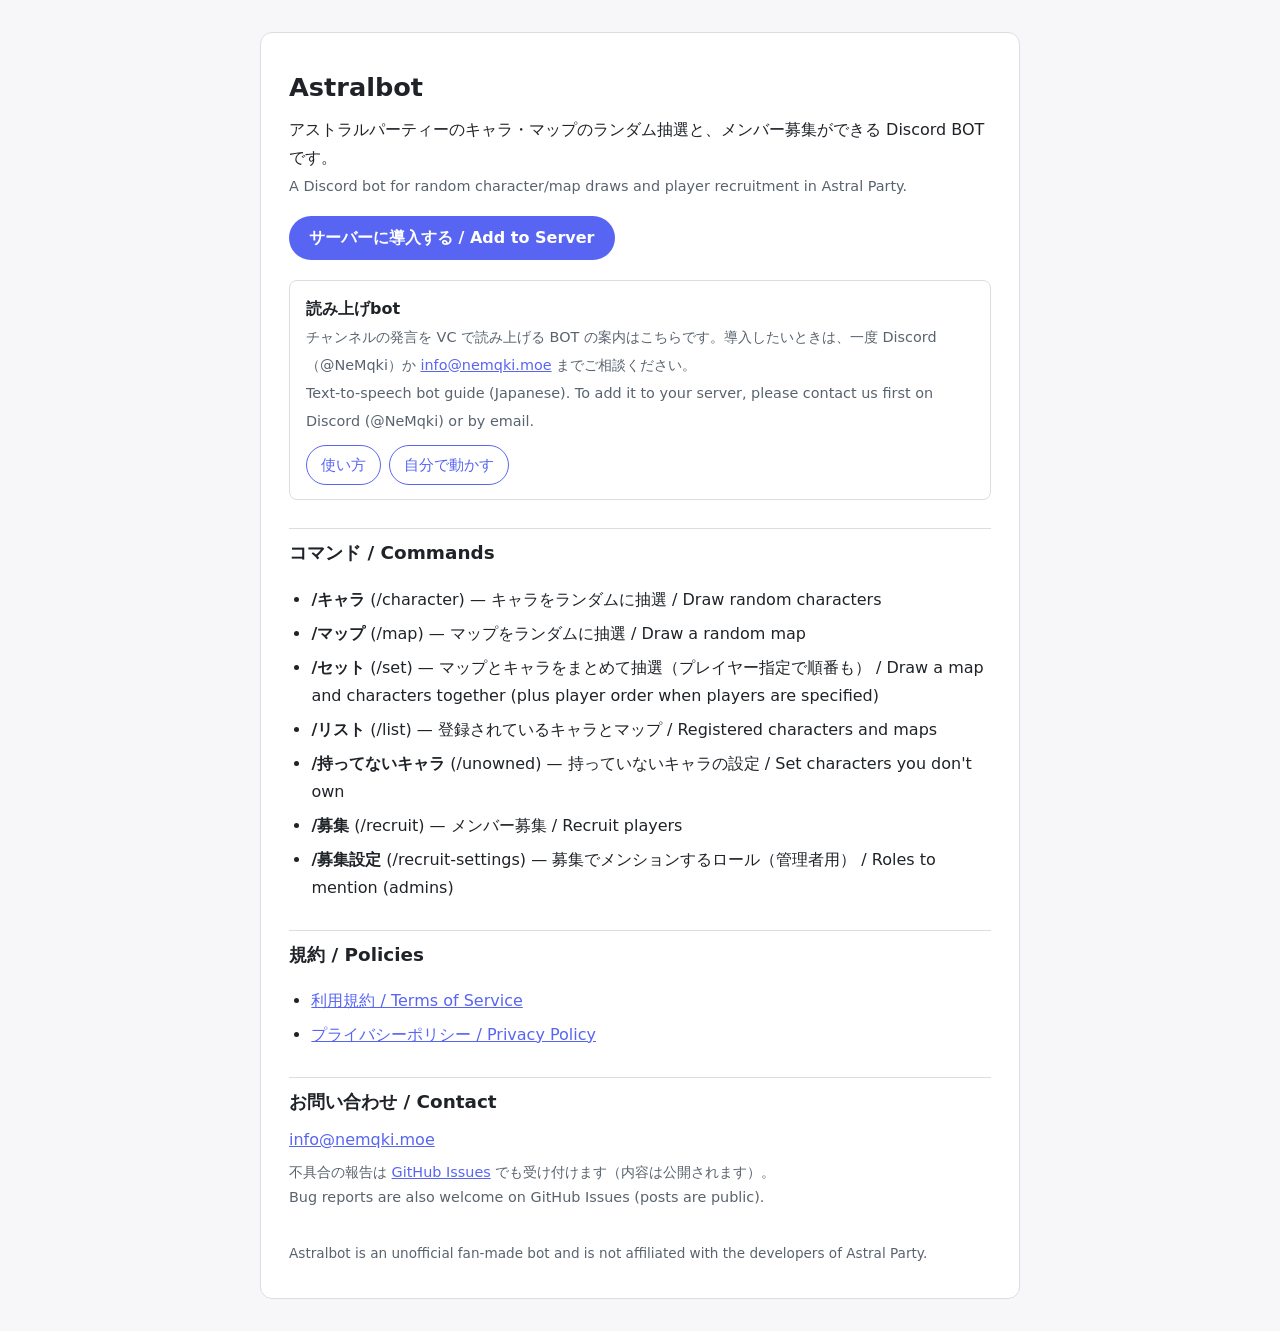
<file: index.html>
<!doctype html>
<html lang="ja">
<head>
<meta charset="utf-8">
<meta name="viewport" content="width=device-width, initial-scale=1">
<title>Astralbot</title>
<link rel="stylesheet" href="style.css?v=2">
</head>
<body>
<main>
<h1>Astralbot</h1>
<p>アストラルパーティーのキャラ・マップのランダム抽選と、メンバー募集ができる Discord BOT です。<br>
<span class="sub">A Discord bot for random character/map draws and player recruitment in Astral Party.</span></p>

<p class="invite"><a href="https://discord.com/oauth2/authorize?client_id=1564481548802203668">サーバーに導入する / Add to Server</a></p>

<aside class="other-bot">
  <p><b>読み上げbot</b><br>
  <span class="sub">チャンネルの発言を VC で読み上げる BOT の案内はこちらです。導入したいときは、一度 Discord（@NeMqki）か <a href="mailto:info@nemqki.moe">info@nemqki.moe</a> までご相談ください。<br>
  Text-to-speech bot guide (Japanese). To add it to your server, please contact us first on Discord (@NeMqki) or by email.</span></p>
  <p class="other-bot-links"><a href="tts/">使い方</a><a href="tts/selfhost.html">自分で動かす</a></p>
</aside>

<h2>コマンド / Commands</h2>
<ul>
  <li><b>/キャラ</b> (/character) — キャラをランダムに抽選 / Draw random characters</li>
  <li><b>/マップ</b> (/map) — マップをランダムに抽選 / Draw a random map</li>
  <li><b>/セット</b> (/set) — マップとキャラをまとめて抽選（プレイヤー指定で順番も） / Draw a map and characters together (plus player order when players are specified)</li>
  <li><b>/リスト</b> (/list) — 登録されているキャラとマップ / Registered characters and maps</li>
  <li><b>/持ってないキャラ</b> (/unowned) — 持っていないキャラの設定 / Set characters you don't own</li>
  <li><b>/募集</b> (/recruit) — メンバー募集 / Recruit players</li>
  <li><b>/募集設定</b> (/recruit-settings) — 募集でメンションするロール（管理者用） / Roles to mention (admins)</li>
</ul>

<h2>規約 / Policies</h2>
<ul>
  <li><a href="terms.html">利用規約 / Terms of Service</a></li>
  <li><a href="privacy.html">プライバシーポリシー / Privacy Policy</a></li>
</ul>

<h2>お問い合わせ / Contact</h2>
<p><a href="mailto:info@nemqki.moe">info@nemqki.moe</a></p>
<p class="sub">不具合の報告は <a href="https://github.com/NeMqki/astralbot-site/issues">GitHub Issues</a> でも受け付けます（内容は公開されます）。<br>Bug reports are also welcome on GitHub Issues (posts are public).</p>

<footer>Astralbot is an unofficial fan-made bot and is not affiliated with the developers of Astral Party.</footer>
</main>
</body>
</html>
</file>
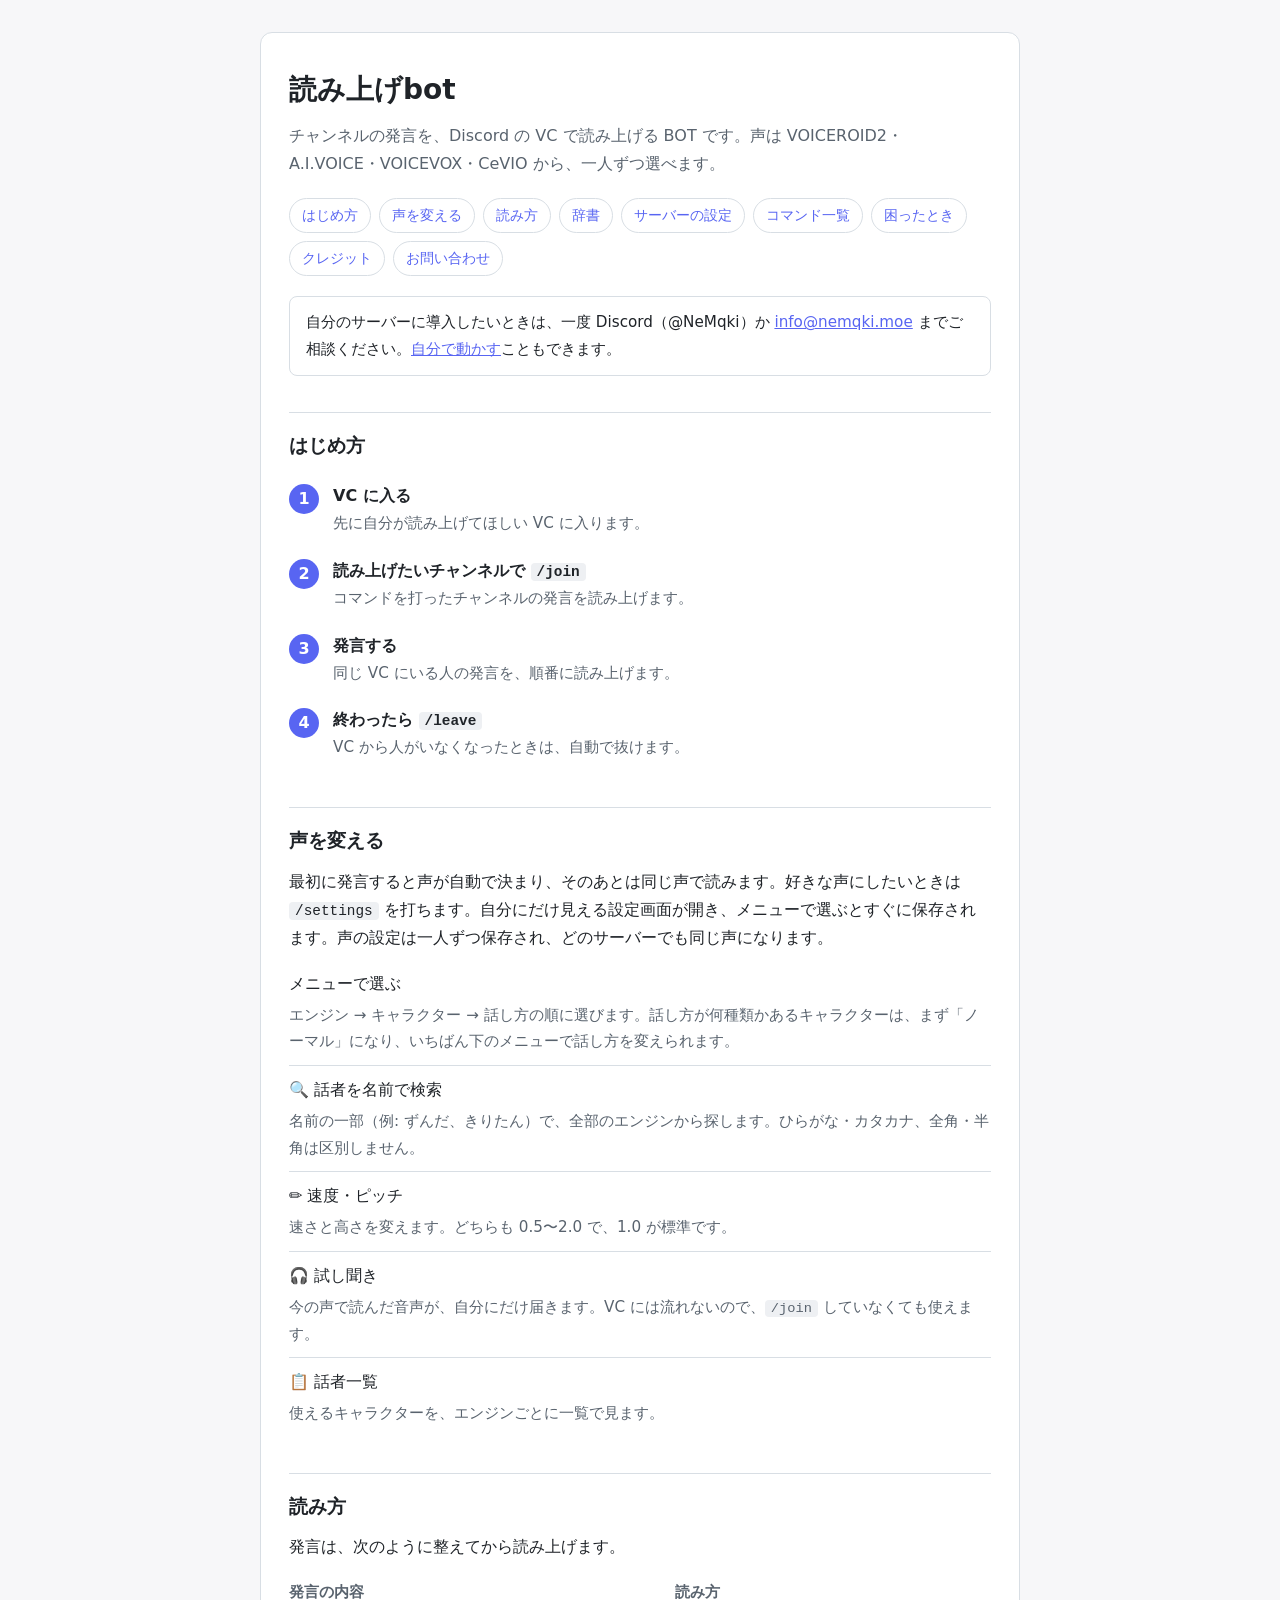
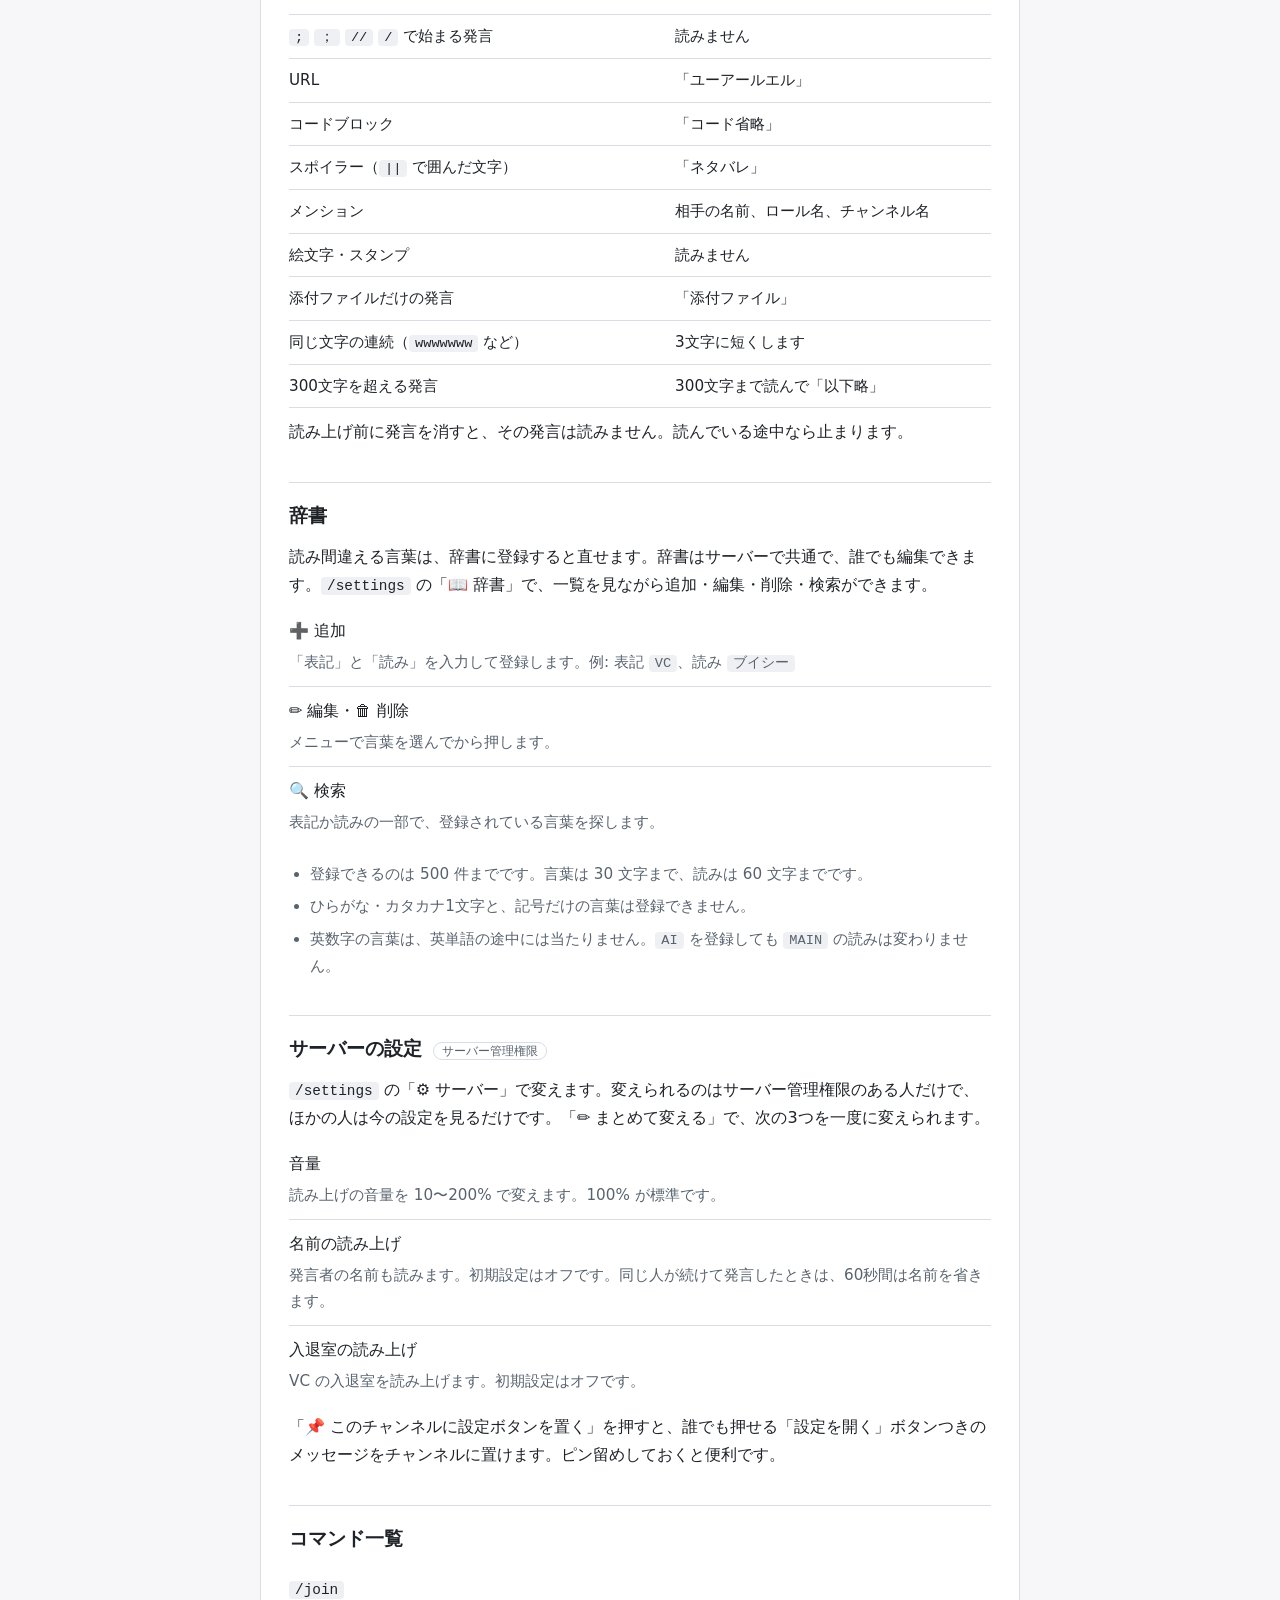
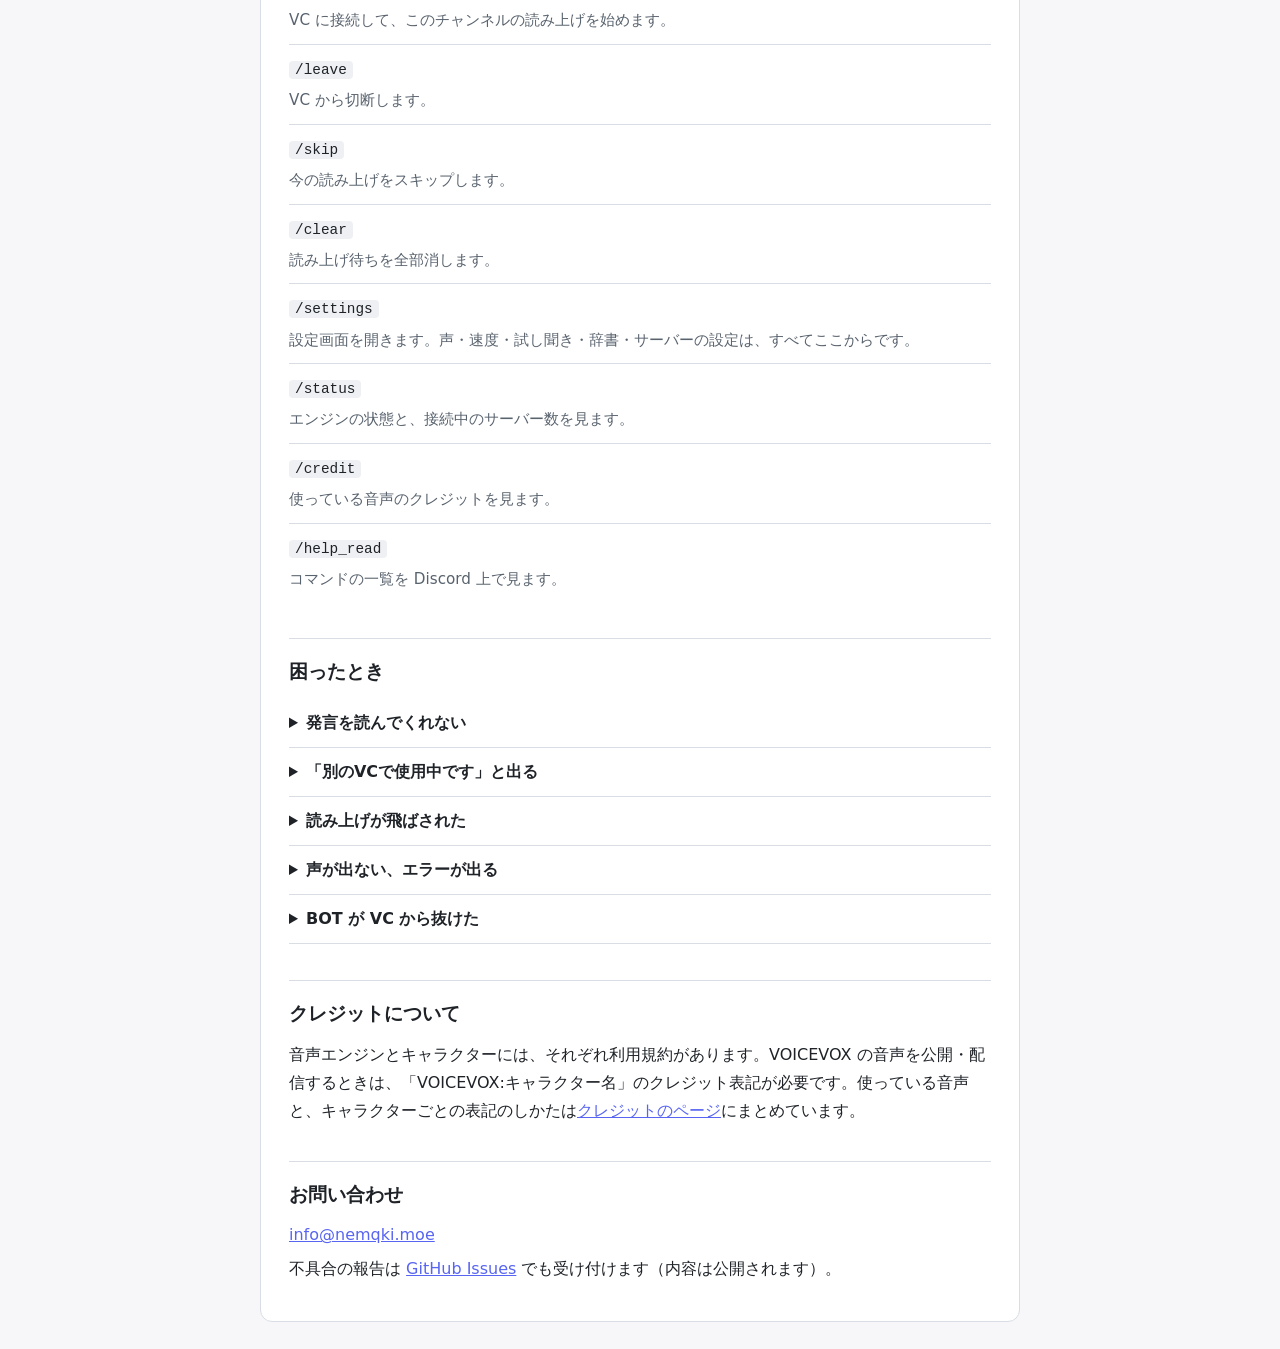
<file: tts/index.html>
<!doctype html>
<html lang="ja">
<head>
<meta charset="utf-8">
<meta name="viewport" content="width=device-width, initial-scale=1">
<title>読み上げbot 使い方</title>
<meta name="description" content="Discord の読み上げbotの使い方とコマンド一覧です。">
<link rel="stylesheet" href="style.css">
</head>
<body>
<main>
<header>
  <h1>読み上げbot</h1>
  <p class="lead">チャンネルの発言を、Discord の VC で読み上げる BOT です。声は VOICEROID2・A.I.VOICE・VOICEVOX・CeVIO から、一人ずつ選べます。</p>
</header>

<nav class="toc" aria-label="目次">
  <a href="#start">はじめ方</a>
  <a href="#voice">声を変える</a>
  <a href="#reading">読み方</a>
  <a href="#dict">辞書</a>
  <a href="#server">サーバーの設定</a>
  <a href="#commands">コマンド一覧</a>
  <a href="#faq">困ったとき</a>
  <a href="credit.html">クレジット</a>
  <a href="#contact">お問い合わせ</a>
</nav>

<p class="selfhost-link">自分のサーバーに導入したいときは、一度 Discord（@NeMqki）か <a href="mailto:info@nemqki.moe">info@nemqki.moe</a> までご相談ください。<a href="selfhost.html">自分で動かす</a>こともできます。</p>

<section id="start">
  <h2>はじめ方</h2>
  <ol class="steps">
    <li><b>VC に入る</b><span>先に自分が読み上げてほしい VC に入ります。</span></li>
    <li><b>読み上げたいチャンネルで <code>/join</code></b><span>コマンドを打ったチャンネルの発言を読み上げます。</span></li>
    <li><b>発言する</b><span>同じ VC にいる人の発言を、順番に読み上げます。</span></li>
    <li><b>終わったら <code>/leave</code></b><span>VC から人がいなくなったときは、自動で抜けます。</span></li>
  </ol>
</section>

<section id="voice">
  <h2>声を変える</h2>
  <p>最初に発言すると声が自動で決まり、そのあとは同じ声で読みます。好きな声にしたいときは <code>/settings</code> を打ちます。自分にだけ見える設定画面が開き、メニューで選ぶとすぐに保存されます。声の設定は一人ずつ保存され、どのサーバーでも同じ声になります。</p>
  <dl class="cmds">
    <div><dt>メニューで選ぶ</dt><dd>エンジン → キャラクター → 話し方の順に選びます。話し方が何種類かあるキャラクターは、まず「ノーマル」になり、いちばん下のメニューで話し方を変えられます。</dd></div>
    <div><dt>🔍 話者を名前で検索</dt><dd>名前の一部（例: ずんだ、きりたん）で、全部のエンジンから探します。ひらがな・カタカナ、全角・半角は区別しません。</dd></div>
    <div><dt>✏ 速度・ピッチ</dt><dd>速さと高さを変えます。どちらも 0.5〜2.0 で、1.0 が標準です。</dd></div>
    <div><dt>🎧 試し聞き</dt><dd>今の声で読んだ音声が、自分にだけ届きます。VC には流れないので、<code>/join</code> していなくても使えます。</dd></div>
    <div><dt>📋 話者一覧</dt><dd>使えるキャラクターを、エンジンごとに一覧で見ます。</dd></div>
  </dl>
</section>

<section id="reading">
  <h2>読み方</h2>
  <p>発言は、次のように整えてから読み上げます。</p>
  <table>
    <thead><tr><th>発言の内容</th><th>読み方</th></tr></thead>
    <tbody>
      <tr><td><code>;</code> <code>；</code> <code>//</code> <code>/</code> で始まる発言</td><td>読みません</td></tr>
      <tr><td>URL</td><td>「ユーアールエル」</td></tr>
      <tr><td>コードブロック</td><td>「コード省略」</td></tr>
      <tr><td>スポイラー（<code>||</code> で囲んだ文字）</td><td>「ネタバレ」</td></tr>
      <tr><td>メンション</td><td>相手の名前、ロール名、チャンネル名</td></tr>
      <tr><td>絵文字・スタンプ</td><td>読みません</td></tr>
      <tr><td>添付ファイルだけの発言</td><td>「添付ファイル」</td></tr>
      <tr><td>同じ文字の連続（<code>wwwwwww</code> など）</td><td>3文字に短くします</td></tr>
      <tr><td>300文字を超える発言</td><td>300文字まで読んで「以下略」</td></tr>
    </tbody>
  </table>
  <p>読み上げ前に発言を消すと、その発言は読みません。読んでいる途中なら止まります。</p>
</section>

<section id="dict">
  <h2>辞書</h2>
  <p>読み間違える言葉は、辞書に登録すると直せます。辞書はサーバーで共通で、誰でも編集できます。<code>/settings</code> の「📖 辞書」で、一覧を見ながら追加・編集・削除・検索ができます。</p>
  <dl class="cmds">
    <div><dt>➕ 追加</dt><dd>「表記」と「読み」を入力して登録します。例: 表記 <code>VC</code>、読み <code>ブイシー</code></dd></div>
    <div><dt>✏ 編集・🗑 削除</dt><dd>メニューで言葉を選んでから押します。</dd></div>
    <div><dt>🔍 検索</dt><dd>表記か読みの一部で、登録されている言葉を探します。</dd></div>
  </dl>
  <ul class="notes">
    <li>登録できるのは 500 件までです。言葉は 30 文字まで、読みは 60 文字までです。</li>
    <li>ひらがな・カタカナ1文字と、記号だけの言葉は登録できません。</li>
    <li>英数字の言葉は、英単語の途中には当たりません。<code>AI</code> を登録しても <code>MAIN</code> の読みは変わりません。</li>
  </ul>
</section>

<section id="server">
  <h2>サーバーの設定 <span class="tag">サーバー管理権限</span></h2>
  <p><code>/settings</code> の「⚙ サーバー」で変えます。変えられるのはサーバー管理権限のある人だけで、ほかの人は今の設定を見るだけです。「✏ まとめて変える」で、次の3つを一度に変えられます。</p>
  <dl class="cmds">
    <div><dt>音量</dt><dd>読み上げの音量を 10〜200% で変えます。100% が標準です。</dd></div>
    <div><dt>名前の読み上げ</dt><dd>発言者の名前も読みます。初期設定はオフです。同じ人が続けて発言したときは、60秒間は名前を省きます。</dd></div>
    <div><dt>入退室の読み上げ</dt><dd>VC の入退室を読み上げます。初期設定はオフです。</dd></div>
  </dl>
  <p>「📌 このチャンネルに設定ボタンを置く」を押すと、誰でも押せる「設定を開く」ボタンつきのメッセージをチャンネルに置けます。ピン留めしておくと便利です。</p>
</section>

<section id="commands">
  <h2>コマンド一覧</h2>
  <dl class="cmds">
    <div><dt><code>/join</code></dt><dd>VC に接続して、このチャンネルの読み上げを始めます。</dd></div>
    <div><dt><code>/leave</code></dt><dd>VC から切断します。</dd></div>
    <div><dt><code>/skip</code></dt><dd>今の読み上げをスキップします。</dd></div>
    <div><dt><code>/clear</code></dt><dd>読み上げ待ちを全部消します。</dd></div>
    <div><dt><code>/settings</code></dt><dd>設定画面を開きます。声・速度・試し聞き・辞書・サーバーの設定は、すべてここからです。</dd></div>
    <div><dt><code>/status</code></dt><dd>エンジンの状態と、接続中のサーバー数を見ます。</dd></div>
    <div><dt><code>/credit</code></dt><dd>使っている音声のクレジットを見ます。</dd></div>
    <div><dt><code>/help_read</code></dt><dd>コマンドの一覧を Discord 上で見ます。</dd></div>
  </dl>
</section>

<section id="faq">
  <h2>困ったとき</h2>
  <details>
    <summary>発言を読んでくれない</summary>
    <p>次の3つを確認してください。</p>
    <ul>
      <li>BOT と同じ VC に自分がいる</li>
      <li><code>/join</code> を打ったチャンネルで発言している</li>
      <li>発言が <code>;</code> や <code>/</code> で始まっていない</li>
    </ul>
    <p>別のチャンネルを読ませたいときは、同じ VC にいる状態で、そのチャンネルでもう一度 <code>/join</code> を打ってください。</p>
  </details>
  <details>
    <summary>「別のVCで使用中です」と出る</summary>
    <p>BOT は1つのサーバーで同時に1つの VC にしか入れません。今の VC で <code>/leave</code> するか、同じ VC に移動してください。</p>
  </details>
  <details>
    <summary>読み上げが飛ばされた</summary>
    <p>読み上げ待ちは 20 件までで、超えた分は読みません。読み飛ばしたときは、チャンネルに件数を知らせます。</p>
  </details>
  <details>
    <summary>声が出ない、エラーが出る</summary>
    <p><code>/status</code> でエンジンの状態を確認してください。「未接続」や「不調」と出ている間は、そのエンジンの声で読めないことがあります。<code>/settings</code> で別のエンジンの声に変えると読める場合があります。</p>
  </details>
  <details>
    <summary>BOT が VC から抜けた</summary>
    <p>VC に人がいなくなると自動で抜けます。通信の不具合で切れたときは、自動で入り直してチャンネルに知らせます。戻らないときは <code>/join</code> を打ってください。</p>
  </details>
</section>

<section id="credit">
  <h2>クレジットについて</h2>
  <p>音声エンジンとキャラクターには、それぞれ利用規約があります。VOICEVOX の音声を公開・配信するときは、「VOICEVOX:キャラクター名」のクレジット表記が必要です。使っている音声と、キャラクターごとの表記のしかたは<a href="credit.html">クレジットのページ</a>にまとめています。</p>
</section>

<section id="contact">
  <h2>お問い合わせ</h2>
  <p><a href="mailto:info@nemqki.moe">info@nemqki.moe</a></p>
  <p>不具合の報告は <a href="https://github.com/NeMqki/astralbot-site/issues">GitHub Issues</a> でも受け付けます（内容は公開されます）。</p>
</section>
</main>
</body>
</html>
</file>
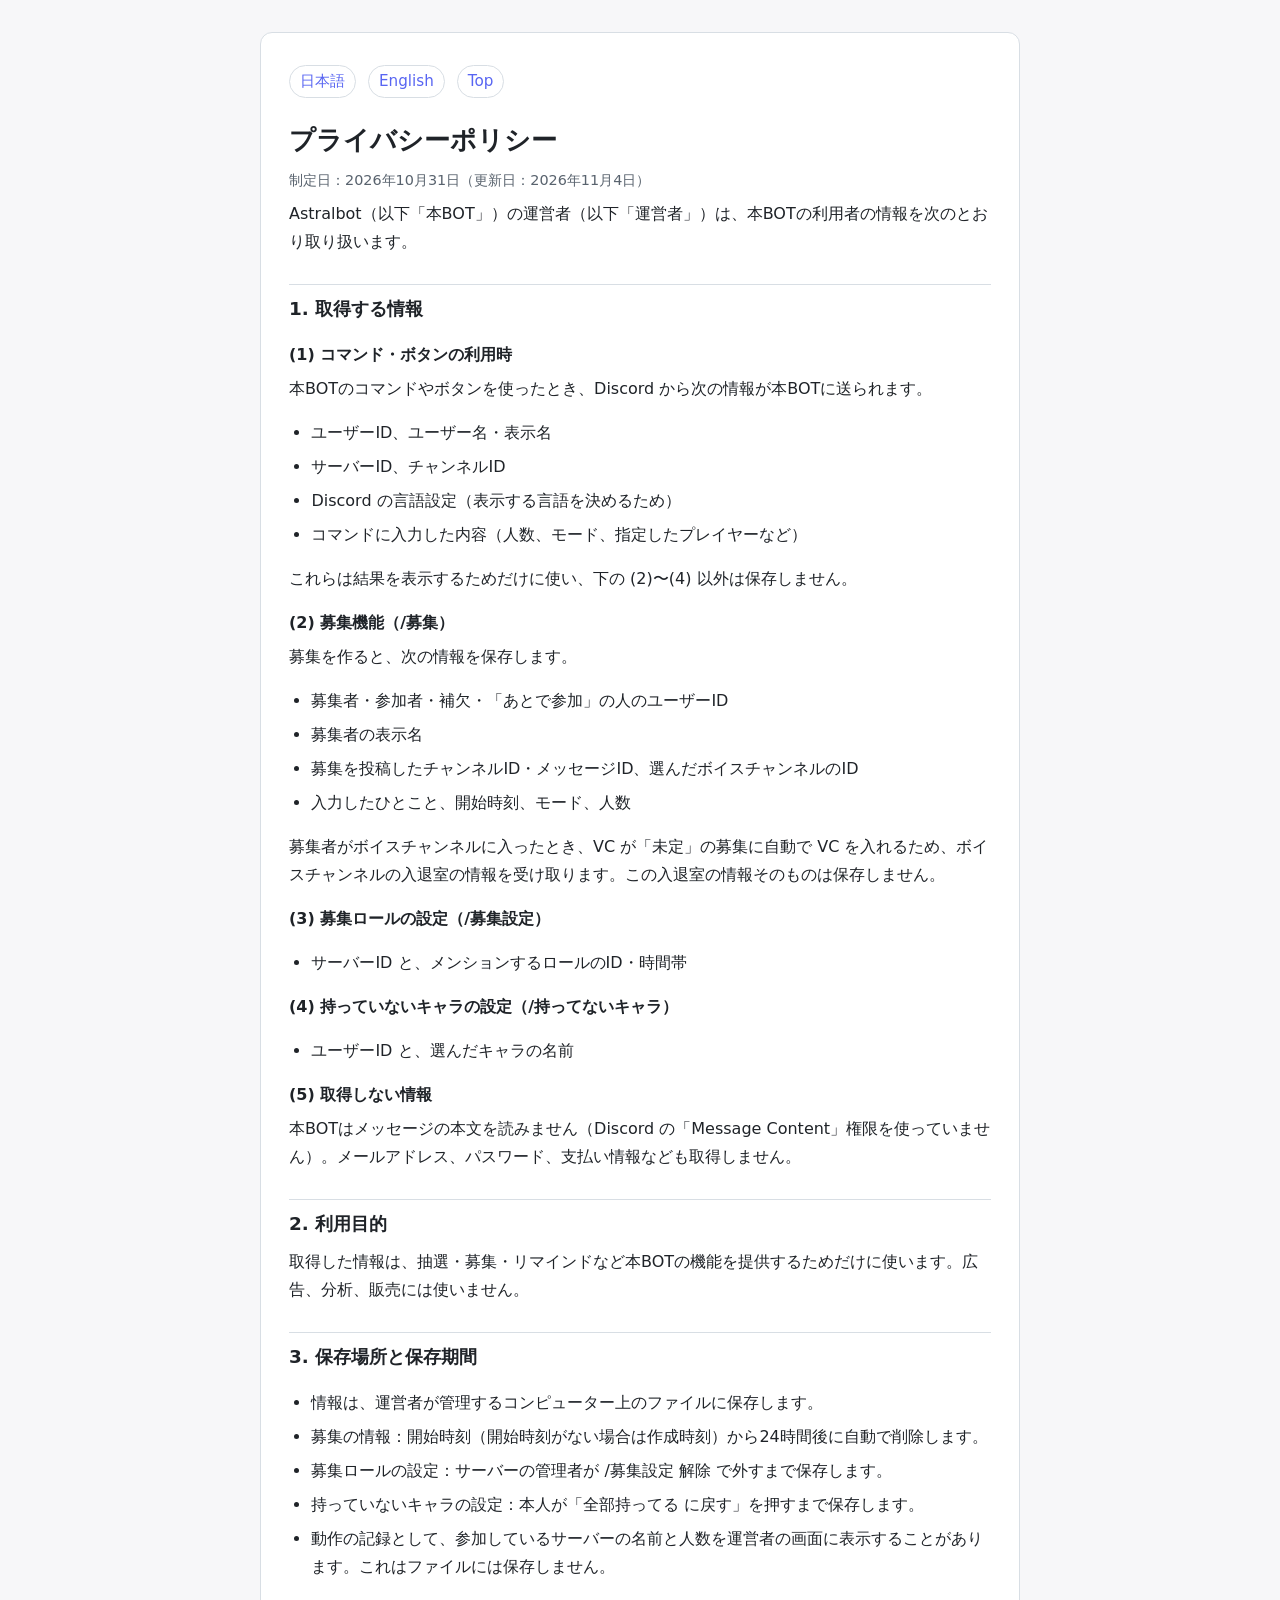
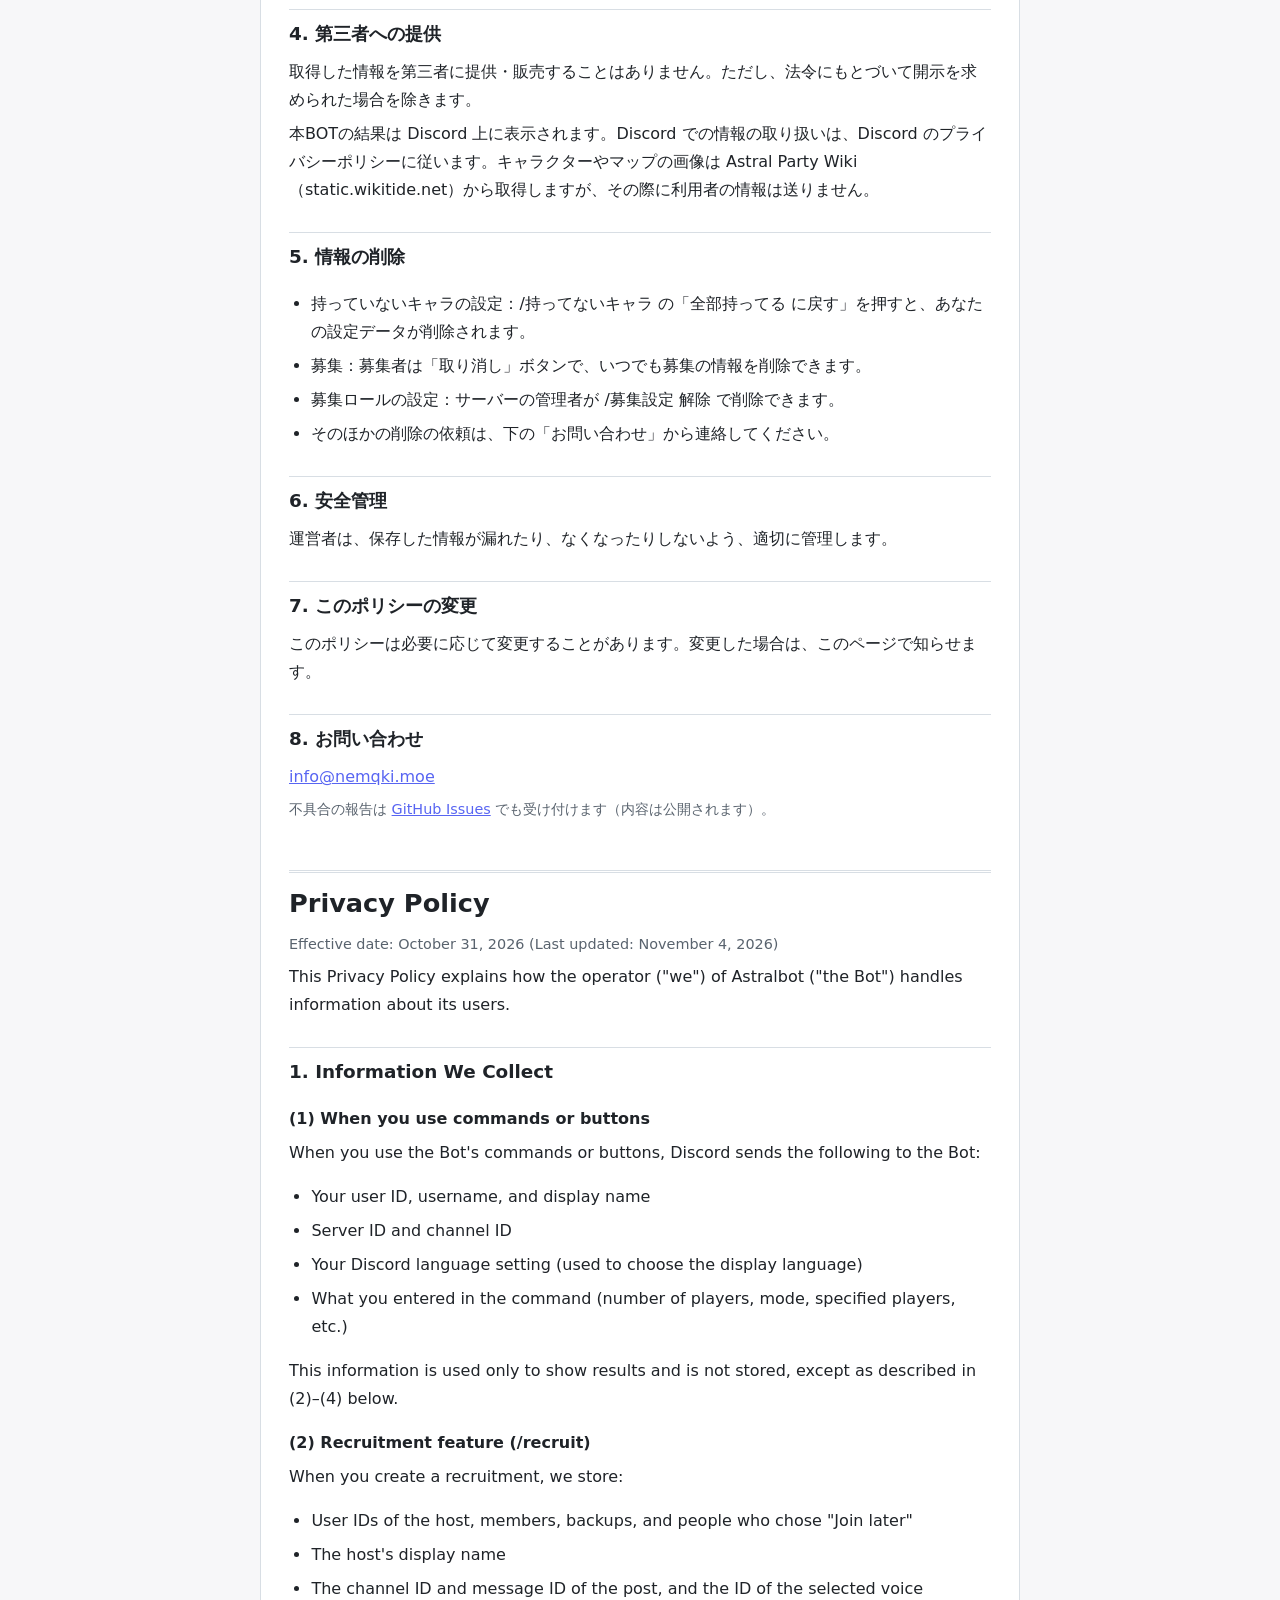
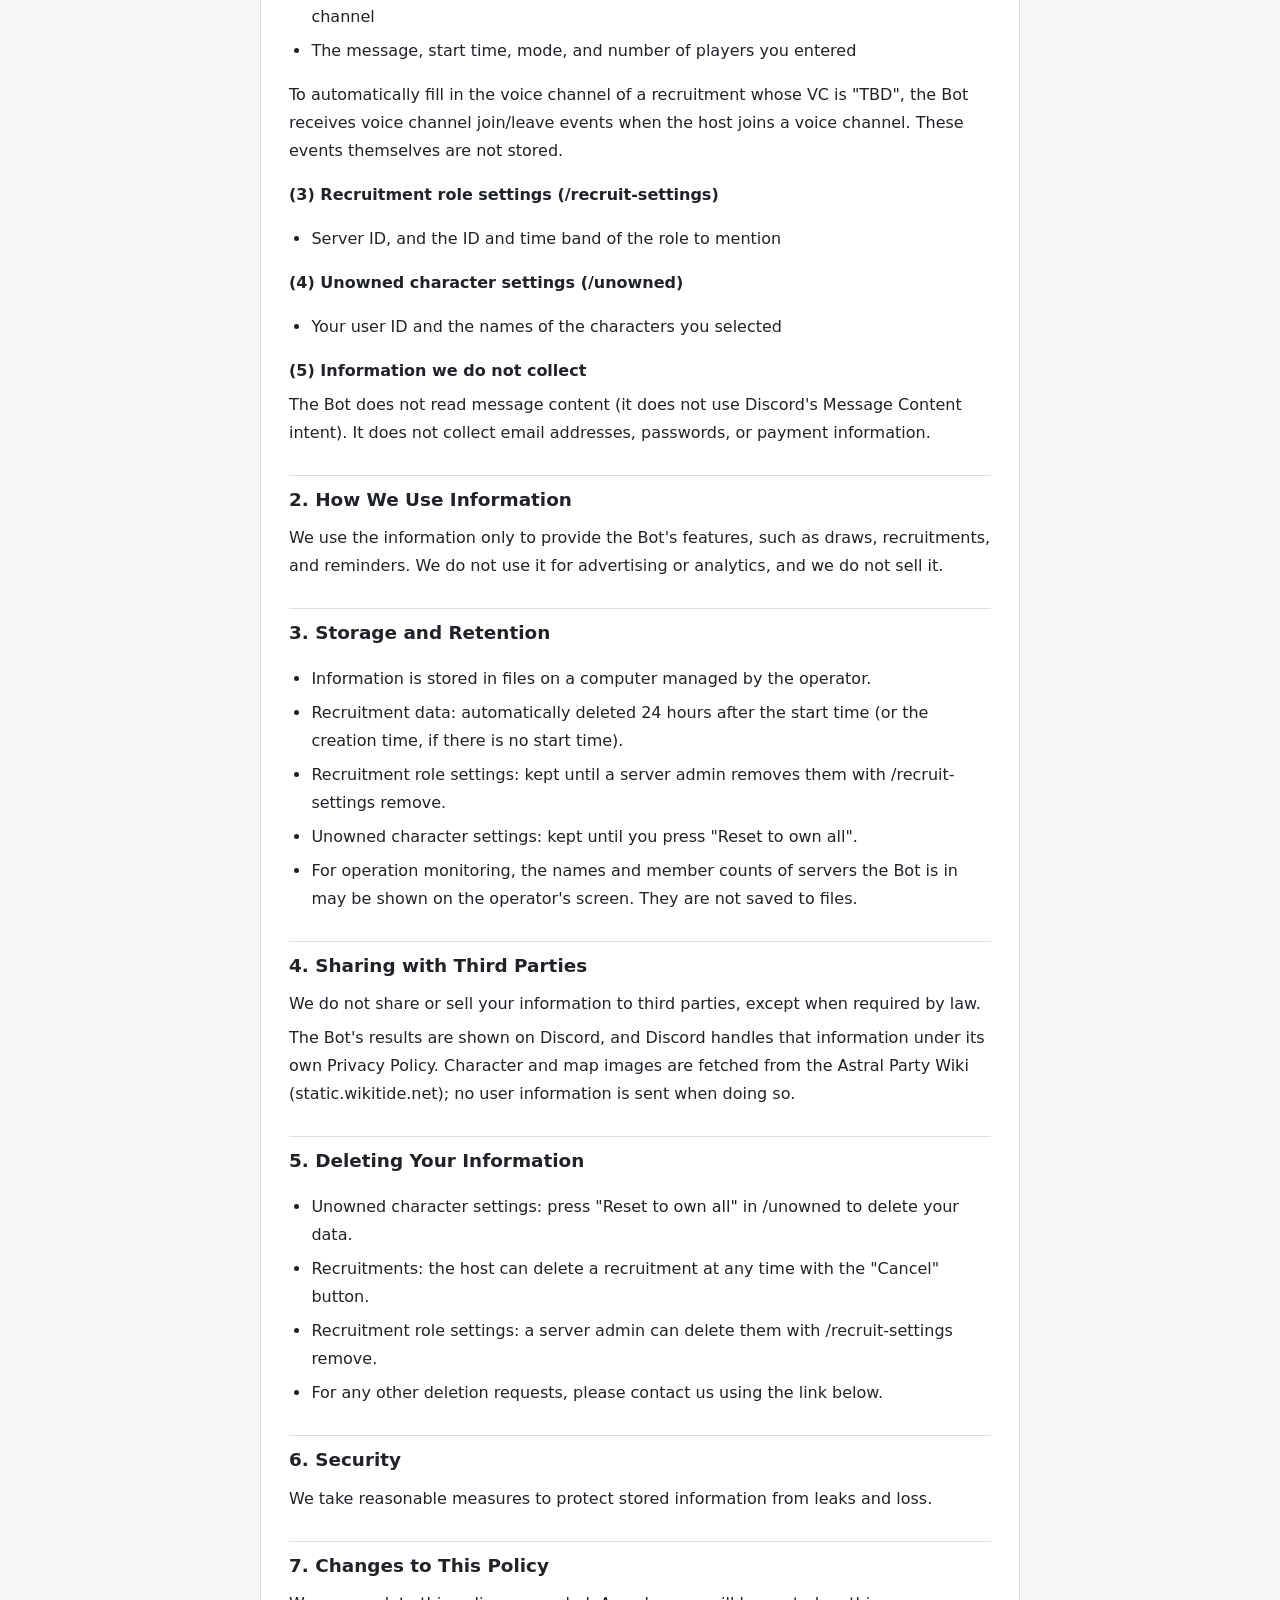
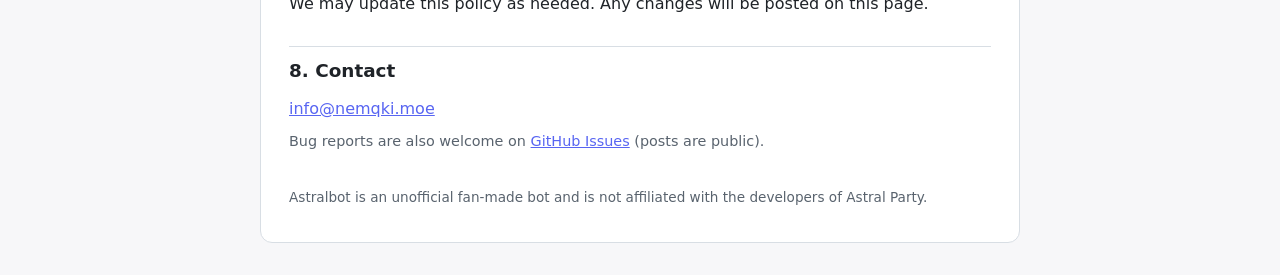
<file: privacy.html>
<!doctype html>
<html lang="ja">
<head>
<meta charset="utf-8">
<meta name="viewport" content="width=device-width, initial-scale=1">
<title>Astralbot プライバシーポリシー / Privacy Policy</title>
<link rel="stylesheet" href="style.css">
</head>
<body>
<main>
<nav class="lang"><a href="#ja">日本語</a><a href="#en">English</a><a href="index.html">Top</a></nav>

<section id="ja" lang="ja">
<h1>プライバシーポリシー</h1>
<p class="sub">制定日：2026年10月31日（更新日：2026年11月4日）</p>

<p>Astralbot（以下「本BOT」）の運営者（以下「運営者」）は、本BOTの利用者の情報を次のとおり取り扱います。</p>

<h2>1. 取得する情報</h2>
<h3>(1) コマンド・ボタンの利用時</h3>
<p>本BOTのコマンドやボタンを使ったとき、Discord から次の情報が本BOTに送られます。</p>
<ul>
  <li>ユーザーID、ユーザー名・表示名</li>
  <li>サーバーID、チャンネルID</li>
  <li>Discord の言語設定（表示する言語を決めるため）</li>
  <li>コマンドに入力した内容（人数、モード、指定したプレイヤーなど）</li>
</ul>
<p>これらは結果を表示するためだけに使い、下の (2)〜(4) 以外は保存しません。</p>

<h3>(2) 募集機能（/募集）</h3>
<p>募集を作ると、次の情報を保存します。</p>
<ul>
  <li>募集者・参加者・補欠・「あとで参加」の人のユーザーID</li>
  <li>募集者の表示名</li>
  <li>募集を投稿したチャンネルID・メッセージID、選んだボイスチャンネルのID</li>
  <li>入力したひとこと、開始時刻、モード、人数</li>
</ul>
<p>募集者がボイスチャンネルに入ったとき、VC が「未定」の募集に自動で VC を入れるため、ボイスチャンネルの入退室の情報を受け取ります。この入退室の情報そのものは保存しません。</p>

<h3>(3) 募集ロールの設定（/募集設定）</h3>
<ul><li>サーバーID と、メンションするロールのID・時間帯</li></ul>

<h3>(4) 持っていないキャラの設定（/持ってないキャラ）</h3>
<ul><li>ユーザーID と、選んだキャラの名前</li></ul>

<h3>(5) 取得しない情報</h3>
<p>本BOTはメッセージの本文を読みません（Discord の「Message Content」権限を使っていません）。メールアドレス、パスワード、支払い情報なども取得しません。</p>

<h2>2. 利用目的</h2>
<p>取得した情報は、抽選・募集・リマインドなど本BOTの機能を提供するためだけに使います。広告、分析、販売には使いません。</p>

<h2>3. 保存場所と保存期間</h2>
<ul>
  <li>情報は、運営者が管理するコンピューター上のファイルに保存します。</li>
  <li>募集の情報：開始時刻（開始時刻がない場合は作成時刻）から24時間後に自動で削除します。</li>
  <li>募集ロールの設定：サーバーの管理者が /募集設定 解除 で外すまで保存します。</li>
  <li>持っていないキャラの設定：本人が「全部持ってる に戻す」を押すまで保存します。</li>
  <li>動作の記録として、参加しているサーバーの名前と人数を運営者の画面に表示することがあります。これはファイルには保存しません。</li>
</ul>

<h2>4. 第三者への提供</h2>
<p>取得した情報を第三者に提供・販売することはありません。ただし、法令にもとづいて開示を求められた場合を除きます。</p>
<p>本BOTの結果は Discord 上に表示されます。Discord での情報の取り扱いは、Discord のプライバシーポリシーに従います。キャラクターやマップの画像は Astral Party Wiki（static.wikitide.net）から取得しますが、その際に利用者の情報は送りません。</p>

<h2>5. 情報の削除</h2>
<ul>
  <li>持っていないキャラの設定：/持ってないキャラ の「全部持ってる に戻す」を押すと、あなたの設定データが削除されます。</li>
  <li>募集：募集者は「取り消し」ボタンで、いつでも募集の情報を削除できます。</li>
  <li>募集ロールの設定：サーバーの管理者が /募集設定 解除 で削除できます。</li>
  <li>そのほかの削除の依頼は、下の「お問い合わせ」から連絡してください。</li>
</ul>

<h2>6. 安全管理</h2>
<p>運営者は、保存した情報が漏れたり、なくなったりしないよう、適切に管理します。</p>

<h2>7. このポリシーの変更</h2>
<p>このポリシーは必要に応じて変更することがあります。変更した場合は、このページで知らせます。</p>

<h2>8. お問い合わせ</h2>
<p><a href="mailto:info@nemqki.moe">info@nemqki.moe</a></p>
<p class="sub">不具合の報告は <a href="https://github.com/NeMqki/astralbot-site/issues">GitHub Issues</a> でも受け付けます（内容は公開されます）。</p>
</section>

<section id="en" lang="en">
<h1>Privacy Policy</h1>
<p class="sub">Effective date: October 31, 2026 (Last updated: November 4, 2026)</p>

<p>This Privacy Policy explains how the operator ("we") of Astralbot ("the Bot") handles information about its users.</p>

<h2>1. Information We Collect</h2>
<h3>(1) When you use commands or buttons</h3>
<p>When you use the Bot's commands or buttons, Discord sends the following to the Bot:</p>
<ul>
  <li>Your user ID, username, and display name</li>
  <li>Server ID and channel ID</li>
  <li>Your Discord language setting (used to choose the display language)</li>
  <li>What you entered in the command (number of players, mode, specified players, etc.)</li>
</ul>
<p>This information is used only to show results and is not stored, except as described in (2)–(4) below.</p>

<h3>(2) Recruitment feature (/recruit)</h3>
<p>When you create a recruitment, we store:</p>
<ul>
  <li>User IDs of the host, members, backups, and people who chose "Join later"</li>
  <li>The host's display name</li>
  <li>The channel ID and message ID of the post, and the ID of the selected voice channel</li>
  <li>The message, start time, mode, and number of players you entered</li>
</ul>
<p>To automatically fill in the voice channel of a recruitment whose VC is "TBD", the Bot receives voice channel join/leave events when the host joins a voice channel. These events themselves are not stored.</p>

<h3>(3) Recruitment role settings (/recruit-settings)</h3>
<ul><li>Server ID, and the ID and time band of the role to mention</li></ul>

<h3>(4) Unowned character settings (/unowned)</h3>
<ul><li>Your user ID and the names of the characters you selected</li></ul>

<h3>(5) Information we do not collect</h3>
<p>The Bot does not read message content (it does not use Discord's Message Content intent). It does not collect email addresses, passwords, or payment information.</p>

<h2>2. How We Use Information</h2>
<p>We use the information only to provide the Bot's features, such as draws, recruitments, and reminders. We do not use it for advertising or analytics, and we do not sell it.</p>

<h2>3. Storage and Retention</h2>
<ul>
  <li>Information is stored in files on a computer managed by the operator.</li>
  <li>Recruitment data: automatically deleted 24 hours after the start time (or the creation time, if there is no start time).</li>
  <li>Recruitment role settings: kept until a server admin removes them with /recruit-settings remove.</li>
  <li>Unowned character settings: kept until you press "Reset to own all".</li>
  <li>For operation monitoring, the names and member counts of servers the Bot is in may be shown on the operator's screen. They are not saved to files.</li>
</ul>

<h2>4. Sharing with Third Parties</h2>
<p>We do not share or sell your information to third parties, except when required by law.</p>
<p>The Bot's results are shown on Discord, and Discord handles that information under its own Privacy Policy. Character and map images are fetched from the Astral Party Wiki (static.wikitide.net); no user information is sent when doing so.</p>

<h2>5. Deleting Your Information</h2>
<ul>
  <li>Unowned character settings: press "Reset to own all" in /unowned to delete your data.</li>
  <li>Recruitments: the host can delete a recruitment at any time with the "Cancel" button.</li>
  <li>Recruitment role settings: a server admin can delete them with /recruit-settings remove.</li>
  <li>For any other deletion requests, please contact us using the link below.</li>
</ul>

<h2>6. Security</h2>
<p>We take reasonable measures to protect stored information from leaks and loss.</p>

<h2>7. Changes to This Policy</h2>
<p>We may update this policy as needed. Any changes will be posted on this page.</p>

<h2>8. Contact</h2>
<p><a href="mailto:info@nemqki.moe">info@nemqki.moe</a></p>
<p class="sub">Bug reports are also welcome on <a href="https://github.com/NeMqki/astralbot-site/issues">GitHub Issues</a> (posts are public).</p>
</section>

<footer>Astralbot is an unofficial fan-made bot and is not affiliated with the developers of Astral Party.</footer>
</main>
</body>
</html>
</file>
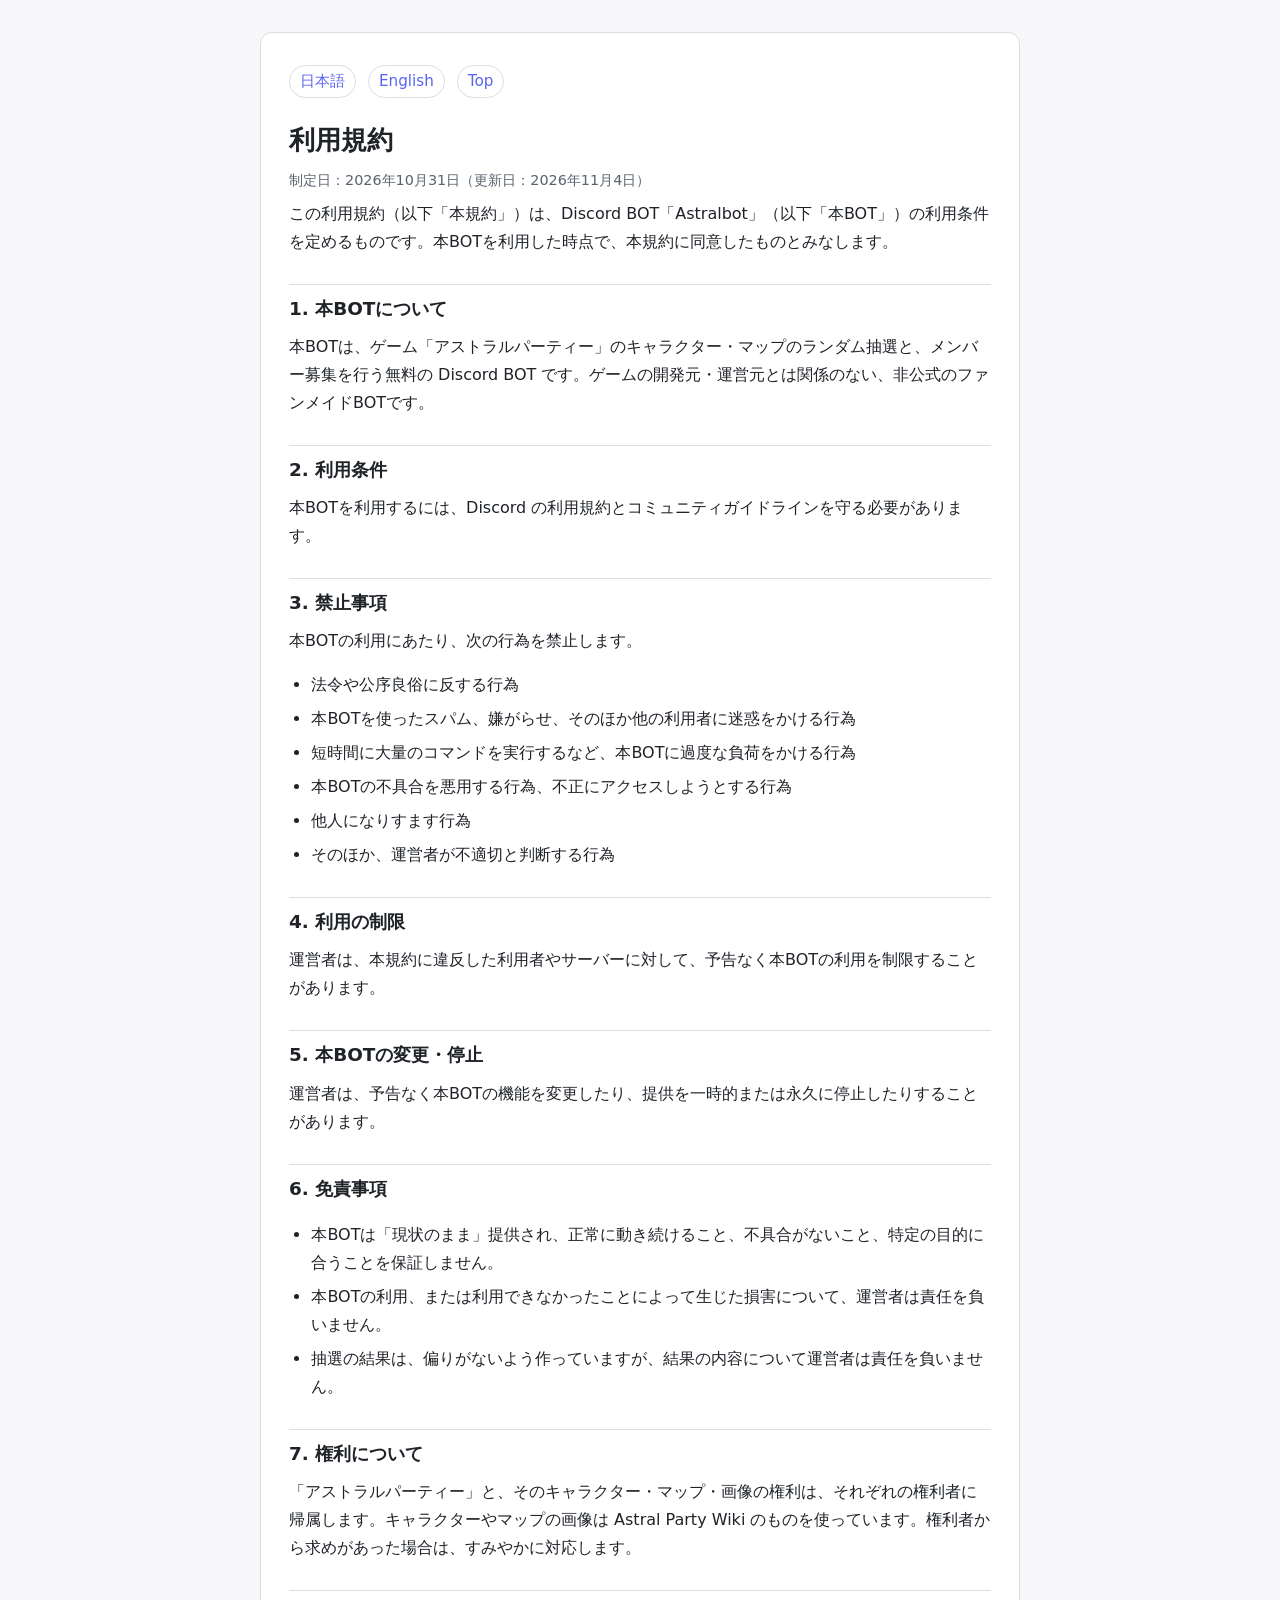
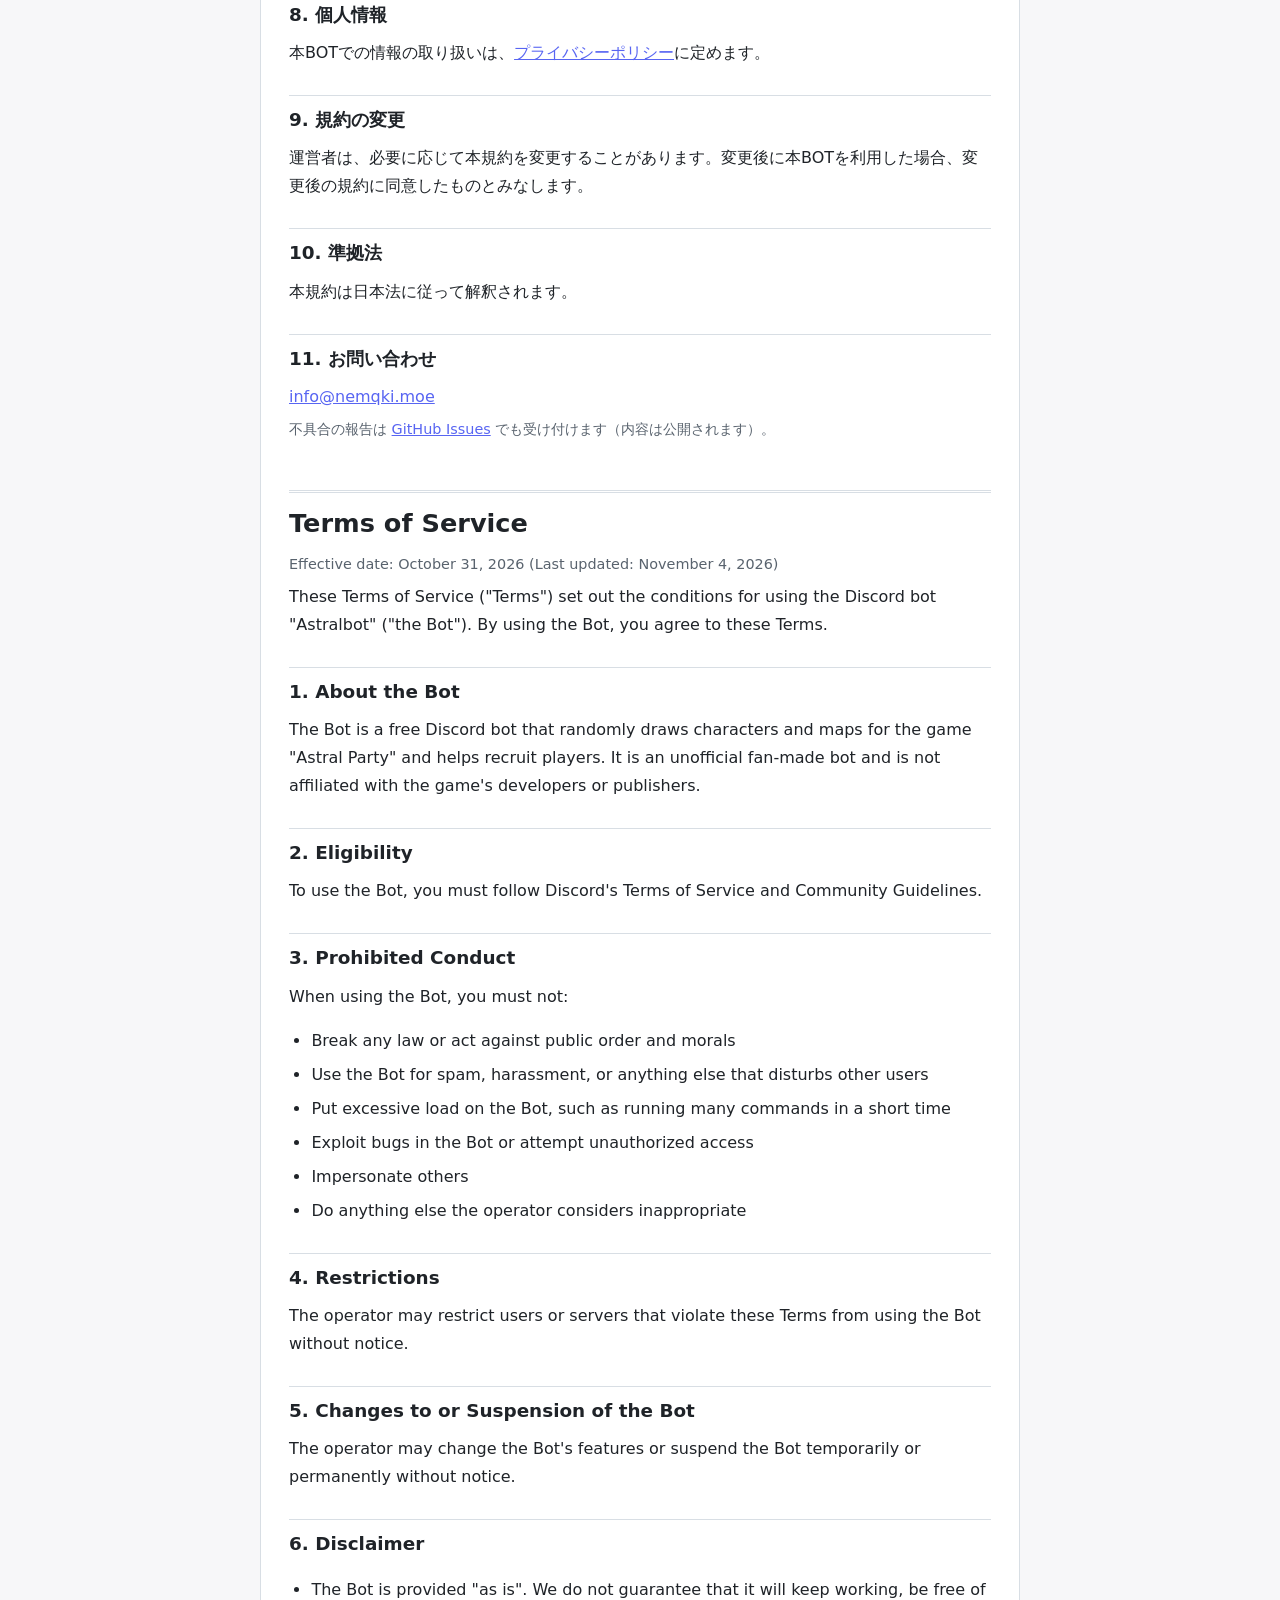
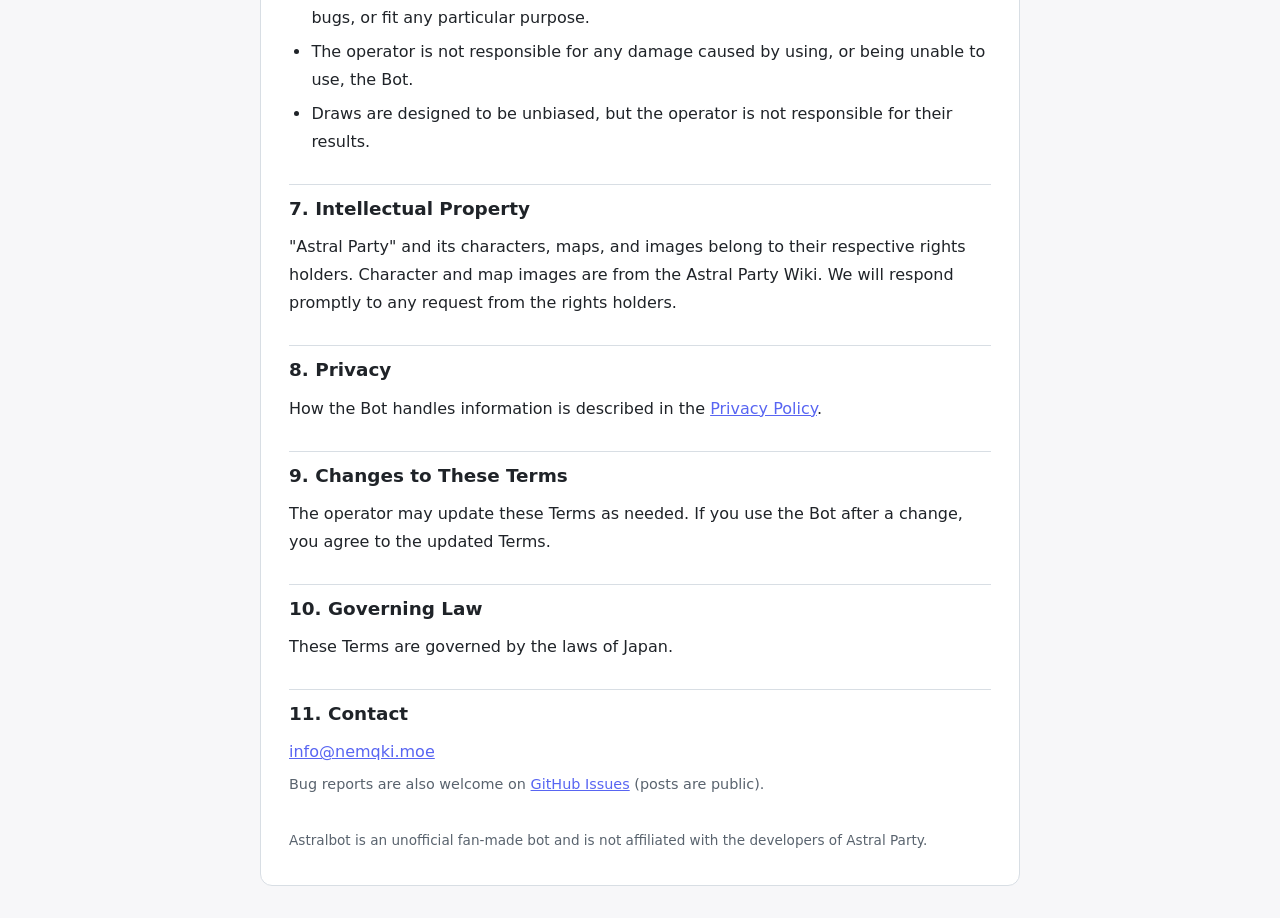
<file: terms.html>
<!doctype html>
<html lang="ja">
<head>
<meta charset="utf-8">
<meta name="viewport" content="width=device-width, initial-scale=1">
<title>Astralbot 利用規約 / Terms of Service</title>
<link rel="stylesheet" href="style.css">
</head>
<body>
<main>
<nav class="lang"><a href="#ja">日本語</a><a href="#en">English</a><a href="index.html">Top</a></nav>

<section id="ja" lang="ja">
<h1>利用規約</h1>
<p class="sub">制定日：2026年10月31日（更新日：2026年11月4日）</p>

<p>この利用規約（以下「本規約」）は、Discord BOT「Astralbot」（以下「本BOT」）の利用条件を定めるものです。本BOTを利用した時点で、本規約に同意したものとみなします。</p>

<h2>1. 本BOTについて</h2>
<p>本BOTは、ゲーム「アストラルパーティー」のキャラクター・マップのランダム抽選と、メンバー募集を行う無料の Discord BOT です。ゲームの開発元・運営元とは関係のない、非公式のファンメイドBOTです。</p>

<h2>2. 利用条件</h2>
<p>本BOTを利用するには、Discord の利用規約とコミュニティガイドラインを守る必要があります。</p>

<h2>3. 禁止事項</h2>
<p>本BOTの利用にあたり、次の行為を禁止します。</p>
<ul>
  <li>法令や公序良俗に反する行為</li>
  <li>本BOTを使ったスパム、嫌がらせ、そのほか他の利用者に迷惑をかける行為</li>
  <li>短時間に大量のコマンドを実行するなど、本BOTに過度な負荷をかける行為</li>
  <li>本BOTの不具合を悪用する行為、不正にアクセスしようとする行為</li>
  <li>他人になりすます行為</li>
  <li>そのほか、運営者が不適切と判断する行為</li>
</ul>

<h2>4. 利用の制限</h2>
<p>運営者は、本規約に違反した利用者やサーバーに対して、予告なく本BOTの利用を制限することがあります。</p>

<h2>5. 本BOTの変更・停止</h2>
<p>運営者は、予告なく本BOTの機能を変更したり、提供を一時的または永久に停止したりすることがあります。</p>

<h2>6. 免責事項</h2>
<ul>
  <li>本BOTは「現状のまま」提供され、正常に動き続けること、不具合がないこと、特定の目的に合うことを保証しません。</li>
  <li>本BOTの利用、または利用できなかったことによって生じた損害について、運営者は責任を負いません。</li>
  <li>抽選の結果は、偏りがないよう作っていますが、結果の内容について運営者は責任を負いません。</li>
</ul>

<h2>7. 権利について</h2>
<p>「アストラルパーティー」と、そのキャラクター・マップ・画像の権利は、それぞれの権利者に帰属します。キャラクターやマップの画像は Astral Party Wiki のものを使っています。権利者から求めがあった場合は、すみやかに対応します。</p>

<h2>8. 個人情報</h2>
<p>本BOTでの情報の取り扱いは、<a href="privacy.html">プライバシーポリシー</a>に定めます。</p>

<h2>9. 規約の変更</h2>
<p>運営者は、必要に応じて本規約を変更することがあります。変更後に本BOTを利用した場合、変更後の規約に同意したものとみなします。</p>

<h2>10. 準拠法</h2>
<p>本規約は日本法に従って解釈されます。</p>

<h2>11. お問い合わせ</h2>
<p><a href="mailto:info@nemqki.moe">info@nemqki.moe</a></p>
<p class="sub">不具合の報告は <a href="https://github.com/NeMqki/astralbot-site/issues">GitHub Issues</a> でも受け付けます（内容は公開されます）。</p>
</section>

<section id="en" lang="en">
<h1>Terms of Service</h1>
<p class="sub">Effective date: October 31, 2026 (Last updated: November 4, 2026)</p>

<p>These Terms of Service ("Terms") set out the conditions for using the Discord bot "Astralbot" ("the Bot"). By using the Bot, you agree to these Terms.</p>

<h2>1. About the Bot</h2>
<p>The Bot is a free Discord bot that randomly draws characters and maps for the game "Astral Party" and helps recruit players. It is an unofficial fan-made bot and is not affiliated with the game's developers or publishers.</p>

<h2>2. Eligibility</h2>
<p>To use the Bot, you must follow Discord's Terms of Service and Community Guidelines.</p>

<h2>3. Prohibited Conduct</h2>
<p>When using the Bot, you must not:</p>
<ul>
  <li>Break any law or act against public order and morals</li>
  <li>Use the Bot for spam, harassment, or anything else that disturbs other users</li>
  <li>Put excessive load on the Bot, such as running many commands in a short time</li>
  <li>Exploit bugs in the Bot or attempt unauthorized access</li>
  <li>Impersonate others</li>
  <li>Do anything else the operator considers inappropriate</li>
</ul>

<h2>4. Restrictions</h2>
<p>The operator may restrict users or servers that violate these Terms from using the Bot without notice.</p>

<h2>5. Changes to or Suspension of the Bot</h2>
<p>The operator may change the Bot's features or suspend the Bot temporarily or permanently without notice.</p>

<h2>6. Disclaimer</h2>
<ul>
  <li>The Bot is provided "as is". We do not guarantee that it will keep working, be free of bugs, or fit any particular purpose.</li>
  <li>The operator is not responsible for any damage caused by using, or being unable to use, the Bot.</li>
  <li>Draws are designed to be unbiased, but the operator is not responsible for their results.</li>
</ul>

<h2>7. Intellectual Property</h2>
<p>"Astral Party" and its characters, maps, and images belong to their respective rights holders. Character and map images are from the Astral Party Wiki. We will respond promptly to any request from the rights holders.</p>

<h2>8. Privacy</h2>
<p>How the Bot handles information is described in the <a href="privacy.html#en">Privacy Policy</a>.</p>

<h2>9. Changes to These Terms</h2>
<p>The operator may update these Terms as needed. If you use the Bot after a change, you agree to the updated Terms.</p>

<h2>10. Governing Law</h2>
<p>These Terms are governed by the laws of Japan.</p>

<h2>11. Contact</h2>
<p><a href="mailto:info@nemqki.moe">info@nemqki.moe</a></p>
<p class="sub">Bug reports are also welcome on <a href="https://github.com/NeMqki/astralbot-site/issues">GitHub Issues</a> (posts are public).</p>
</section>

<footer>Astralbot is an unofficial fan-made bot and is not affiliated with the developers of Astral Party.</footer>
</main>
</body>
</html>
</file>
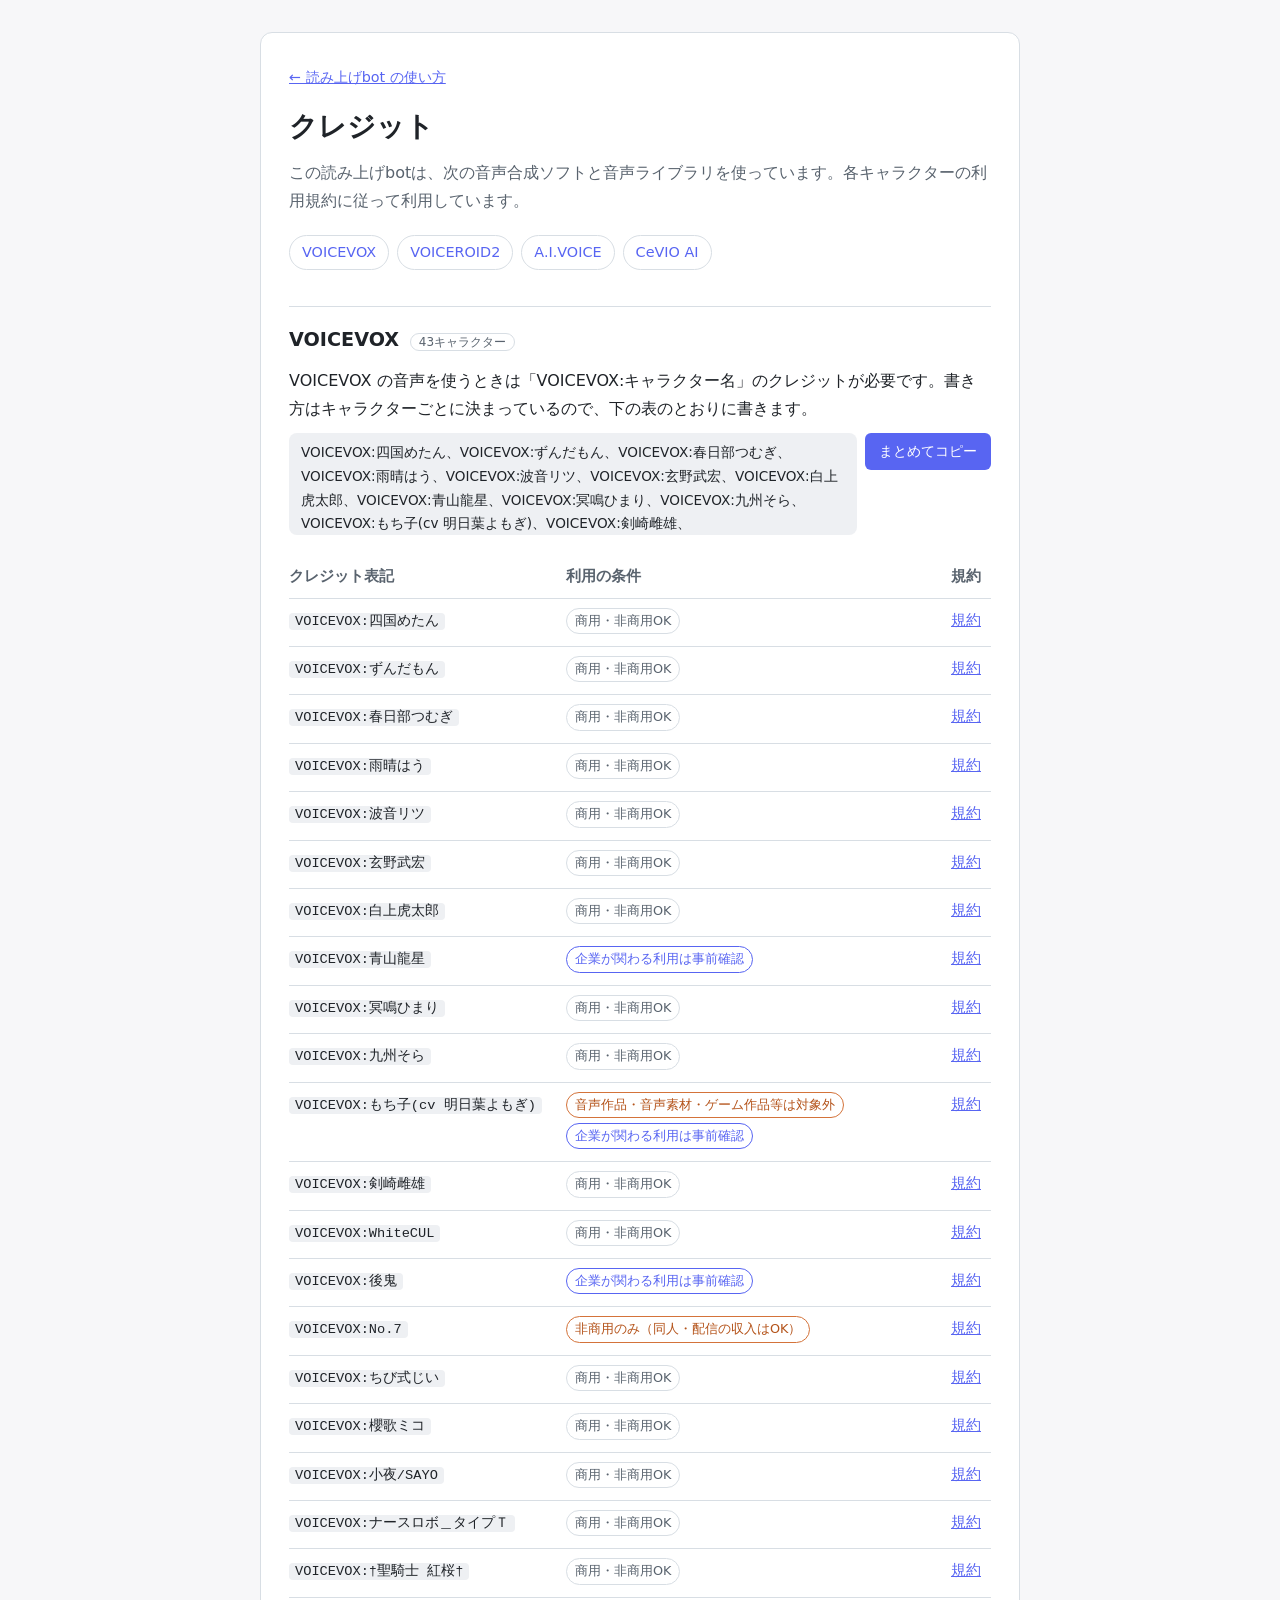
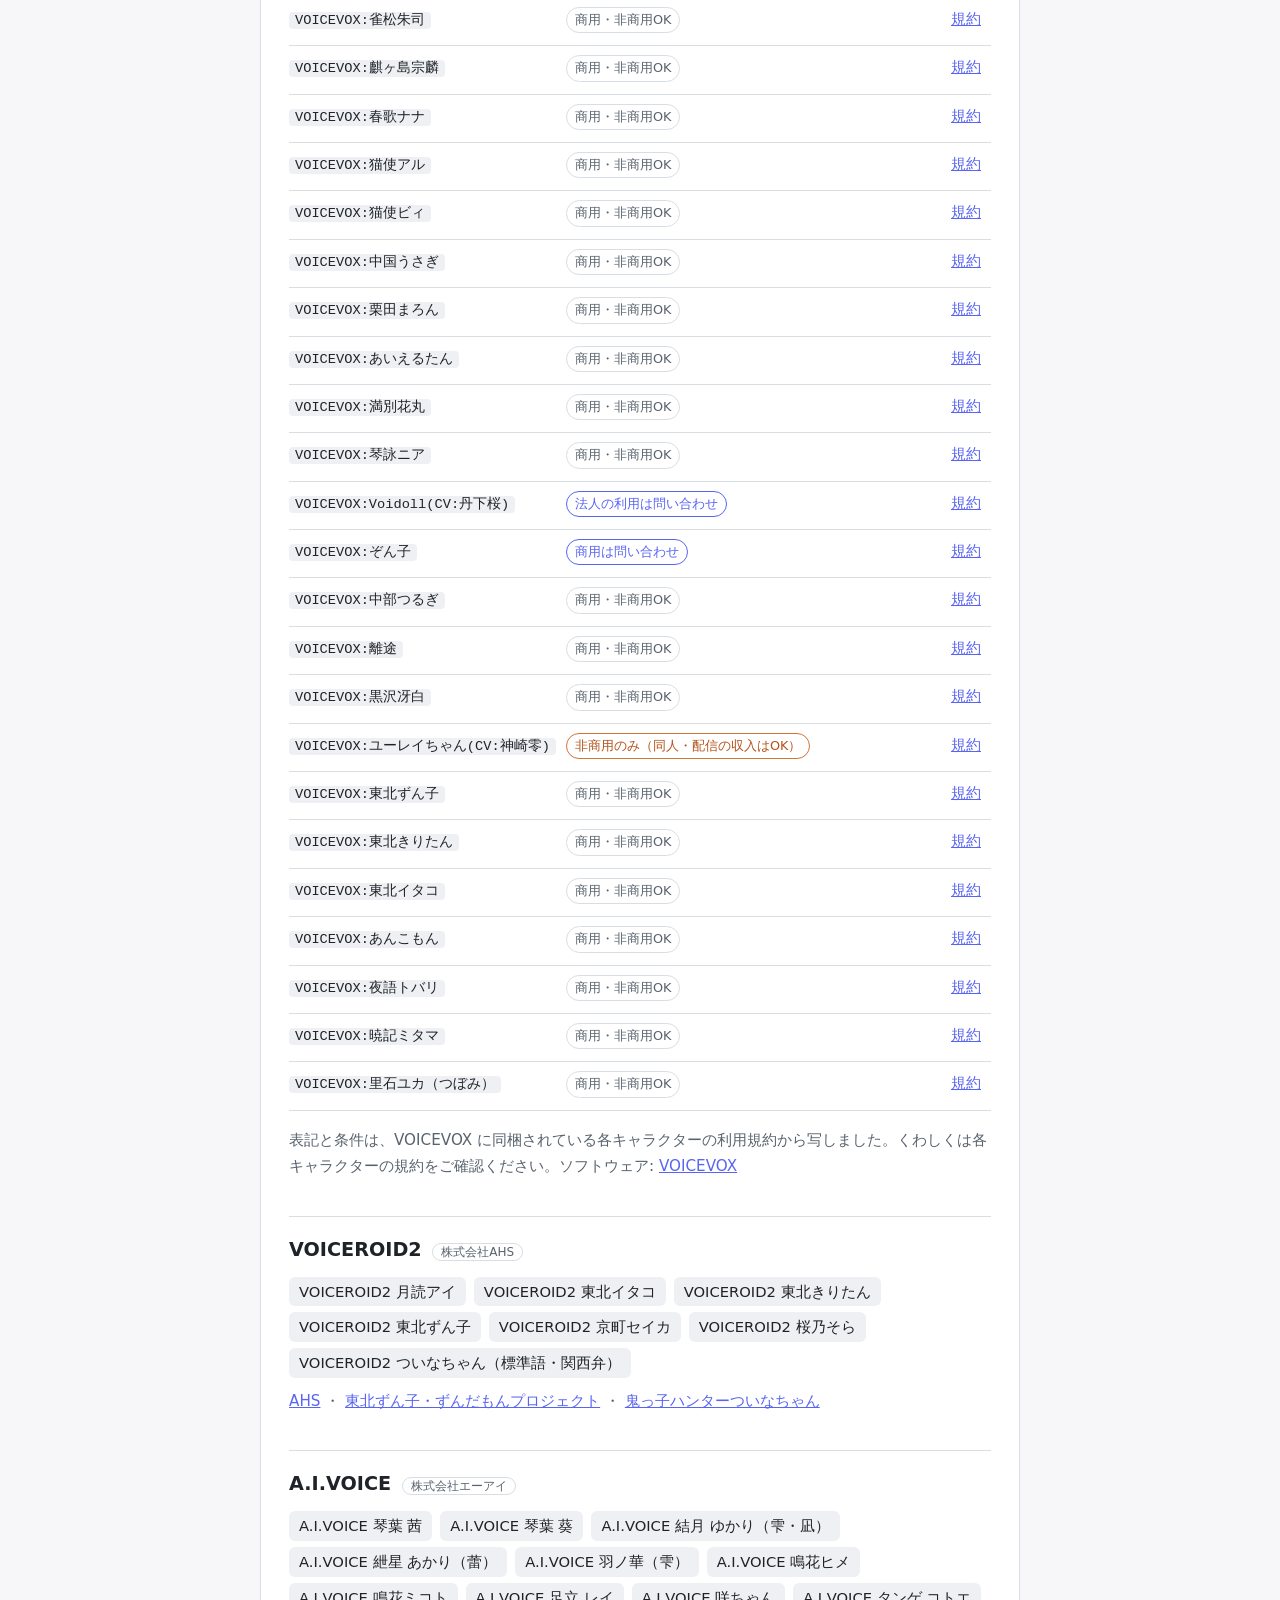
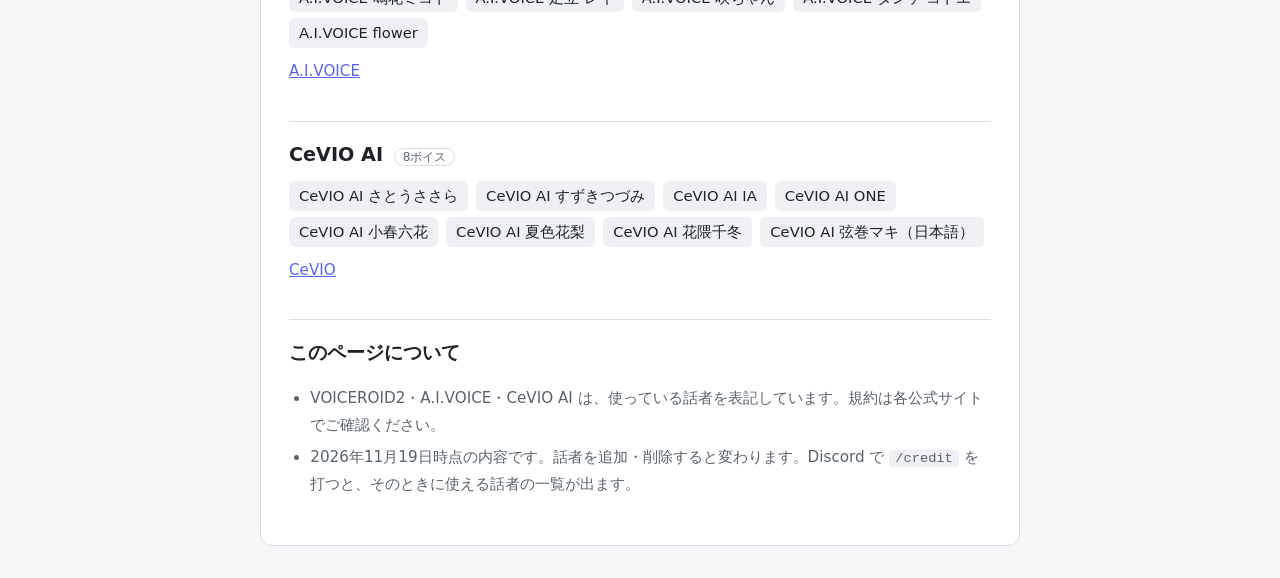
<file: tts/credit.html>
<!doctype html>
<html lang="ja">
<head>
<meta charset="utf-8">
<meta name="viewport" content="width=device-width, initial-scale=1">
<title>読み上げbot クレジット</title>
<meta name="description" content="Discord の読み上げbotで使っている音声合成ソフトと、各キャラクターのクレジット表記・利用条件の一覧です。">
<link rel="stylesheet" href="style.css">
<style>
  .credit-table td:first-child { width: auto; white-space: nowrap; }
  .credit-table td:last-child { white-space: nowrap; }
  .table-wrap { overflow-x: auto; }
  .cond { display: inline-block; margin: 0 4px 4px 0; padding: 1px 8px; border-radius: 999px; font-size: 0.8rem; white-space: nowrap; border: 1px solid var(--line); }
  .cond.ok { color: var(--sub); }
  .cond.warn { border-color: #d4733a; color: #b4531a; }
  .cond.info { border-color: var(--accent); color: var(--accent); }
  @media (prefers-color-scheme: dark) { .cond.warn { color: #f0a070; } }
  .voices { display: flex; flex-wrap: wrap; gap: 6px 8px; margin: 10px 0; padding: 0; list-style: none; }
  .voices li { margin: 0; padding: 2px 10px; border-radius: 6px; background: var(--code); font-size: 0.92rem; }
  .copy { display: flex; flex-wrap: wrap; gap: 8px; align-items: flex-start; margin: 10px 0; }
  .copy-box { flex: 1 1 320px; min-width: 0; max-height: 7.5em; overflow: auto; padding: 8px 12px; border-radius: 8px; background: var(--code); font-size: 0.85rem; user-select: all; }
  .copy button { padding: 6px 14px; border: 0; border-radius: 6px; background: var(--accent); color: #fff; font: inherit; font-size: 0.9rem; cursor: pointer; }
  @media (prefers-color-scheme: dark) { .copy button { color: #1e1f22; } }
</style>
</head>
<body>
<main>
<p class="crumb"><a href="./">← 読み上げbot の使い方</a></p>
<header>
  <h1>クレジット</h1>
  <p class="lead">この読み上げbotは、次の音声合成ソフトと音声ライブラリを使っています。各キャラクターの利用規約に従って利用しています。</p>
</header>

<nav class="toc" aria-label="目次">
  <a href="#voicevox">VOICEVOX</a>
  <a href="#voiceroid">VOICEROID2</a>
  <a href="#aivoice">A.I.VOICE</a>
  <a href="#cevio">CeVIO AI</a>
</nav>

<section id="voicevox">
  <h2>VOICEVOX <span class="tag">43キャラクター</span></h2>
  <p>VOICEVOX の音声を使うときは「VOICEVOX:キャラクター名」のクレジットが必要です。書き方はキャラクターごとに決まっているので、下の表のとおりに書きます。</p>
  <div class="copy">
    <div class="copy-box" id="all-credits">VOICEVOX:四国めたん、VOICEVOX:ずんだもん、VOICEVOX:春日部つむぎ、VOICEVOX:雨晴はう、VOICEVOX:波音リツ、VOICEVOX:玄野武宏、VOICEVOX:白上虎太郎、VOICEVOX:青山龍星、VOICEVOX:冥鳴ひまり、VOICEVOX:九州そら、VOICEVOX:もち子(cv 明日葉よもぎ)、VOICEVOX:剣崎雌雄、VOICEVOX:WhiteCUL、VOICEVOX:後鬼、VOICEVOX:No.7、VOICEVOX:ちび式じい、VOICEVOX:櫻歌ミコ、VOICEVOX:小夜/SAYO、VOICEVOX:ナースロボ＿タイプＴ、VOICEVOX:†聖騎士 紅桜†、VOICEVOX:雀松朱司、VOICEVOX:麒ヶ島宗麟、VOICEVOX:春歌ナナ、VOICEVOX:猫使アル、VOICEVOX:猫使ビィ、VOICEVOX:中国うさぎ、VOICEVOX:栗田まろん、VOICEVOX:あいえるたん、VOICEVOX:満別花丸、VOICEVOX:琴詠ニア、VOICEVOX:Voidoll(CV:丹下桜)、VOICEVOX:ぞん子、VOICEVOX:中部つるぎ、VOICEVOX:離途、VOICEVOX:黒沢冴白、VOICEVOX:ユーレイちゃん(CV:神崎零)、VOICEVOX:東北ずん子、VOICEVOX:東北きりたん、VOICEVOX:東北イタコ、VOICEVOX:あんこもん、VOICEVOX:夜語トバリ、VOICEVOX:暁記ミタマ、VOICEVOX:里石ユカ（つぼみ）</div>
    <button type="button" id="copy-btn">まとめてコピー</button>
  </div>
  <div class="table-wrap">
  <table class="credit-table">
    <thead><tr><th>クレジット表記</th><th>利用の条件</th><th>規約</th></tr></thead>
    <tbody>
      <tr><td><code>VOICEVOX:四国めたん</code></td><td><span class="cond ok">商用・非商用OK</span></td><td><a href="https://zunko.jp/con_ongen_kiyaku.html">規約</a></td></tr>
      <tr><td><code>VOICEVOX:ずんだもん</code></td><td><span class="cond ok">商用・非商用OK</span></td><td><a href="https://zunko.jp/con_ongen_kiyaku.html">規約</a></td></tr>
      <tr><td><code>VOICEVOX:春日部つむぎ</code></td><td><span class="cond ok">商用・非商用OK</span></td><td><a href="https://tsumugi-official.studio.site/rule">規約</a></td></tr>
      <tr><td><code>VOICEVOX:雨晴はう</code></td><td><span class="cond ok">商用・非商用OK</span></td><td><a href="https://amehau.com/?page_id=225">規約</a></td></tr>
      <tr><td><code>VOICEVOX:波音リツ</code></td><td><span class="cond ok">商用・非商用OK</span></td><td><a href="http://canon-voice.com/kiyaku.html">規約</a></td></tr>
      <tr><td><code>VOICEVOX:玄野武宏</code></td><td><span class="cond ok">商用・非商用OK</span></td><td><a href="https://www.virvoxproject.com/voicevoxの利用規約">規約</a></td></tr>
      <tr><td><code>VOICEVOX:白上虎太郎</code></td><td><span class="cond ok">商用・非商用OK</span></td><td><a href="https://www.virvoxproject.com/voicevoxの利用規約">規約</a></td></tr>
      <tr><td><code>VOICEVOX:青山龍星</code></td><td><span class="cond info">企業が関わる利用は事前確認</span></td><td><a href="https://www.virvoxproject.com/voicevoxの利用規約">規約</a></td></tr>
      <tr><td><code>VOICEVOX:冥鳴ひまり</code></td><td><span class="cond ok">商用・非商用OK</span></td><td><a href="https://meimeihimari.wixsite.com/himari/terms-of-use">規約</a></td></tr>
      <tr><td><code>VOICEVOX:九州そら</code></td><td><span class="cond ok">商用・非商用OK</span></td><td><a href="https://zunko.jp/con_ongen_kiyaku.html">規約</a></td></tr>
      <tr><td><code>VOICEVOX:もち子(cv 明日葉よもぎ)</code></td><td><span class="cond warn">音声作品・音声素材・ゲーム作品等は対象外</span> <span class="cond info">企業が関わる利用は事前確認</span></td><td><a href="https://vtubermochio.wixsite.com/mochizora/利用規約">規約</a></td></tr>
      <tr><td><code>VOICEVOX:剣崎雌雄</code></td><td><span class="cond ok">商用・非商用OK</span></td><td><a href="https://frontier.creatia.cc/fanclubs/413/posts/4507">規約</a></td></tr>
      <tr><td><code>VOICEVOX:WhiteCUL</code></td><td><span class="cond ok">商用・非商用OK</span></td><td><a href="https://www.whitecul.com/guideline">規約</a></td></tr>
      <tr><td><code>VOICEVOX:後鬼</code></td><td><span class="cond info">企業が関わる利用は事前確認</span></td><td><a href="https://ついなちゃん.com/voicevox_terms/">規約</a></td></tr>
      <tr><td><code>VOICEVOX:No.7</code></td><td><span class="cond warn">非商用のみ（同人・配信の収入はOK）</span></td><td><a href="https://voiceseven.com/#j0200">規約</a></td></tr>
      <tr><td><code>VOICEVOX:ちび式じい</code></td><td><span class="cond ok">商用・非商用OK</span></td><td><a href="https://docs.google.com/presentation/d/1AcD8zXkfzKFf2ertHwWRwJuQXjNnijMxhz7AJzEkaI4">規約</a></td></tr>
      <tr><td><code>VOICEVOX:櫻歌ミコ</code></td><td><span class="cond ok">商用・非商用OK</span></td><td><a href="https://voicevox35miko.studio.site/rule">規約</a></td></tr>
      <tr><td><code>VOICEVOX:小夜/SAYO</code></td><td><span class="cond ok">商用・非商用OK</span></td><td><a href="https://316soramegu.wixsite.com/sayo-official/guideline">規約</a></td></tr>
      <tr><td><code>VOICEVOX:ナースロボ＿タイプＴ</code></td><td><span class="cond ok">商用・非商用OK</span></td><td><a href="https://www.krnr.top/rules">規約</a></td></tr>
      <tr><td><code>VOICEVOX:†聖騎士 紅桜†</code></td><td><span class="cond ok">商用・非商用OK</span></td><td><a href="https://commons.nicovideo.jp/material/nc296132">規約</a></td></tr>
      <tr><td><code>VOICEVOX:雀松朱司</code></td><td><span class="cond ok">商用・非商用OK</span></td><td><a href="https://www.virvoxproject.com/voicevoxの利用規約">規約</a></td></tr>
      <tr><td><code>VOICEVOX:麒ヶ島宗麟</code></td><td><span class="cond ok">商用・非商用OK</span></td><td><a href="https://www.virvoxproject.com/voicevoxの利用規約">規約</a></td></tr>
      <tr><td><code>VOICEVOX:春歌ナナ</code></td><td><span class="cond ok">商用・非商用OK</span></td><td><a href="https://nanahira.jp/haruka_nana/guideline.html">規約</a></td></tr>
      <tr><td><code>VOICEVOX:猫使アル</code></td><td><span class="cond ok">商用・非商用OK</span></td><td><a href="https://nekotukarb.wixsite.com/nekonohako/利用規約">規約</a></td></tr>
      <tr><td><code>VOICEVOX:猫使ビィ</code></td><td><span class="cond ok">商用・非商用OK</span></td><td><a href="https://nekotukarb.wixsite.com/nekonohako/利用規約">規約</a></td></tr>
      <tr><td><code>VOICEVOX:中国うさぎ</code></td><td><span class="cond ok">商用・非商用OK</span></td><td><a href="https://zunko.jp/con_ongen_kiyaku.html">規約</a></td></tr>
      <tr><td><code>VOICEVOX:栗田まろん</code></td><td><span class="cond ok">商用・非商用OK</span></td><td><a href="https://aivoice.jp/character/maron/">規約</a></td></tr>
      <tr><td><code>VOICEVOX:あいえるたん</code></td><td><span class="cond ok">商用・非商用OK</span></td><td><a href="https://www.infiniteloop.co.jp/special/iltan/terms/">規約</a></td></tr>
      <tr><td><code>VOICEVOX:満別花丸</code></td><td><span class="cond ok">商用・非商用OK</span></td><td><a href="https://100hanamaru.wixsite.com/manbetsu-hanamaru/rule">規約</a></td></tr>
      <tr><td><code>VOICEVOX:琴詠ニア</code></td><td><span class="cond ok">商用・非商用OK</span></td><td><a href="https://commons.nicovideo.jp/works/nc315435">規約</a></td></tr>
      <tr><td><code>VOICEVOX:Voidoll(CV:丹下桜)</code></td><td><span class="cond info">法人の利用は問い合わせ</span></td><td><a href="https://blog.nicovideo.jp/niconews/224589.html">規約</a></td></tr>
      <tr><td><code>VOICEVOX:ぞん子</code></td><td><span class="cond info">商用は問い合わせ</span></td><td><a href="https://zonko.zone-energy.jp/guideline">規約</a></td></tr>
      <tr><td><code>VOICEVOX:中部つるぎ</code></td><td><span class="cond ok">商用・非商用OK</span></td><td><a href="https://zunko.jp/con_ongen_kiyaku.html">規約</a></td></tr>
      <tr><td><code>VOICEVOX:離途</code></td><td><span class="cond ok">商用・非商用OK</span></td><td><a href="https://litmus9.com/#/voicebank#rules">規約</a></td></tr>
      <tr><td><code>VOICEVOX:黒沢冴白</code></td><td><span class="cond ok">商用・非商用OK</span></td><td><a href="https://www.virvoxproject.com/voicevoxの利用規約">規約</a></td></tr>
      <tr><td><code>VOICEVOX:ユーレイちゃん(CV:神崎零)</code></td><td><span class="cond warn">非商用のみ（同人・配信の収入はOK）</span></td><td><a href="https://u-stella.co.jp/voicevox-ure-chan-tucumo-terms-of-use/">規約</a></td></tr>
      <tr><td><code>VOICEVOX:東北ずん子</code></td><td><span class="cond ok">商用・非商用OK</span></td><td><a href="https://zunko.jp/con_ongen_kiyaku.html">規約</a></td></tr>
      <tr><td><code>VOICEVOX:東北きりたん</code></td><td><span class="cond ok">商用・非商用OK</span></td><td><a href="https://zunko.jp/con_ongen_kiyaku.html">規約</a></td></tr>
      <tr><td><code>VOICEVOX:東北イタコ</code></td><td><span class="cond ok">商用・非商用OK</span></td><td><a href="https://zunko.jp/con_ongen_kiyaku.html">規約</a></td></tr>
      <tr><td><code>VOICEVOX:あんこもん</code></td><td><span class="cond ok">商用・非商用OK</span></td><td><a href="https://zunko.jp/con_ongen_kiyaku.html">規約</a></td></tr>
      <tr><td><code>VOICEVOX:夜語トバリ</code></td><td><span class="cond ok">商用・非商用OK</span></td><td><a href="https://yogataritobari.studio.site/#rules">規約</a></td></tr>
      <tr><td><code>VOICEVOX:暁記ミタマ</code></td><td><span class="cond ok">商用・非商用OK</span></td><td><a href="https://yogataritobari.studio.site/#rules">規約</a></td></tr>
      <tr><td><code>VOICEVOX:里石ユカ（つぼみ）</code></td><td><span class="cond ok">商用・非商用OK</span></td><td><a href="https://satoishiyuka.wixsite.com/satoishi/kiyaku">規約</a></td></tr>
    </tbody>
  </table>
  </div>
  <p class="notes">表記と条件は、VOICEVOX に同梱されている各キャラクターの利用規約から写しました。くわしくは各キャラクターの規約をご確認ください。ソフトウェア: <a href="https://voicevox.hiroshiba.jp/">VOICEVOX</a></p>
</section>

<section id="voiceroid">
  <h2>VOICEROID2 <span class="tag">株式会社AHS</span></h2>
  <ul class="voices">
    <li>VOICEROID2 月読アイ</li><li>VOICEROID2 東北イタコ</li><li>VOICEROID2 東北きりたん</li><li>VOICEROID2 東北ずん子</li>
    <li>VOICEROID2 京町セイカ</li><li>VOICEROID2 桜乃そら</li><li>VOICEROID2 ついなちゃん（標準語・関西弁）</li>
  </ul>
  <p class="notes"><a href="https://www.ah-soft.com/">AHS</a> ・ <a href="https://zunko.jp/">東北ずん子・ずんだもんプロジェクト</a> ・ <a href="https://ついなちゃん.com/">鬼っ子ハンターついなちゃん</a></p>
</section>

<section id="aivoice">
  <h2>A.I.VOICE <span class="tag">株式会社エーアイ</span></h2>
  <ul class="voices">
    <li>A.I.VOICE 琴葉 茜</li><li>A.I.VOICE 琴葉 葵</li><li>A.I.VOICE 結月 ゆかり（雫・凪）</li><li>A.I.VOICE 紲星 あかり（蕾）</li>
    <li>A.I.VOICE 羽ノ華（雫）</li><li>A.I.VOICE 鳴花ヒメ</li><li>A.I.VOICE 鳴花ミコト</li><li>A.I.VOICE 足立 レイ</li>
    <li>A.I.VOICE 咲ちゃん</li><li>A.I.VOICE タンゲ コトエ</li><li>A.I.VOICE flower</li>
  </ul>
  <p class="notes"><a href="https://aivoice.jp/">A.I.VOICE</a></p>
</section>

<section id="cevio">
  <h2>CeVIO AI <span class="tag">8ボイス</span></h2>
  <ul class="voices">
    <li>CeVIO AI さとうささら</li><li>CeVIO AI すずきつづみ</li><li>CeVIO AI IA</li><li>CeVIO AI ONE</li>
    <li>CeVIO AI 小春六花</li><li>CeVIO AI 夏色花梨</li><li>CeVIO AI 花隈千冬</li><li>CeVIO AI 弦巻マキ（日本語）</li>
  </ul>
  <p class="notes"><a href="https://cevio.jp/">CeVIO</a></p>
</section>

<section id="about">
  <h2>このページについて</h2>
  <ul class="notes">
    <li>VOICEROID2・A.I.VOICE・CeVIO AI は、使っている話者を表記しています。規約は各公式サイトでご確認ください。</li>
    <li>2026年11月19日時点の内容です。話者を追加・削除すると変わります。Discord で <code>/credit</code> を打つと、そのときに使える話者の一覧が出ます。</li>
  </ul>
</section>
</main>
<script>
document.getElementById("copy-btn").addEventListener("click", function () {
  var btn = this, box = document.getElementById("all-credits");
  function select() {
    var r = document.createRange(); r.selectNodeContents(box);
    var s = window.getSelection(); s.removeAllRanges(); s.addRange(r);
    btn.textContent = "選択しました";
  }
  if (navigator.clipboard) {
    navigator.clipboard.writeText(box.textContent).then(function () {
      btn.textContent = "コピーしました";
      setTimeout(function () { btn.textContent = "まとめてコピー"; }, 2000);
    }, select);
  } else { select(); }
});
</script>
</body>
</html>
</file>
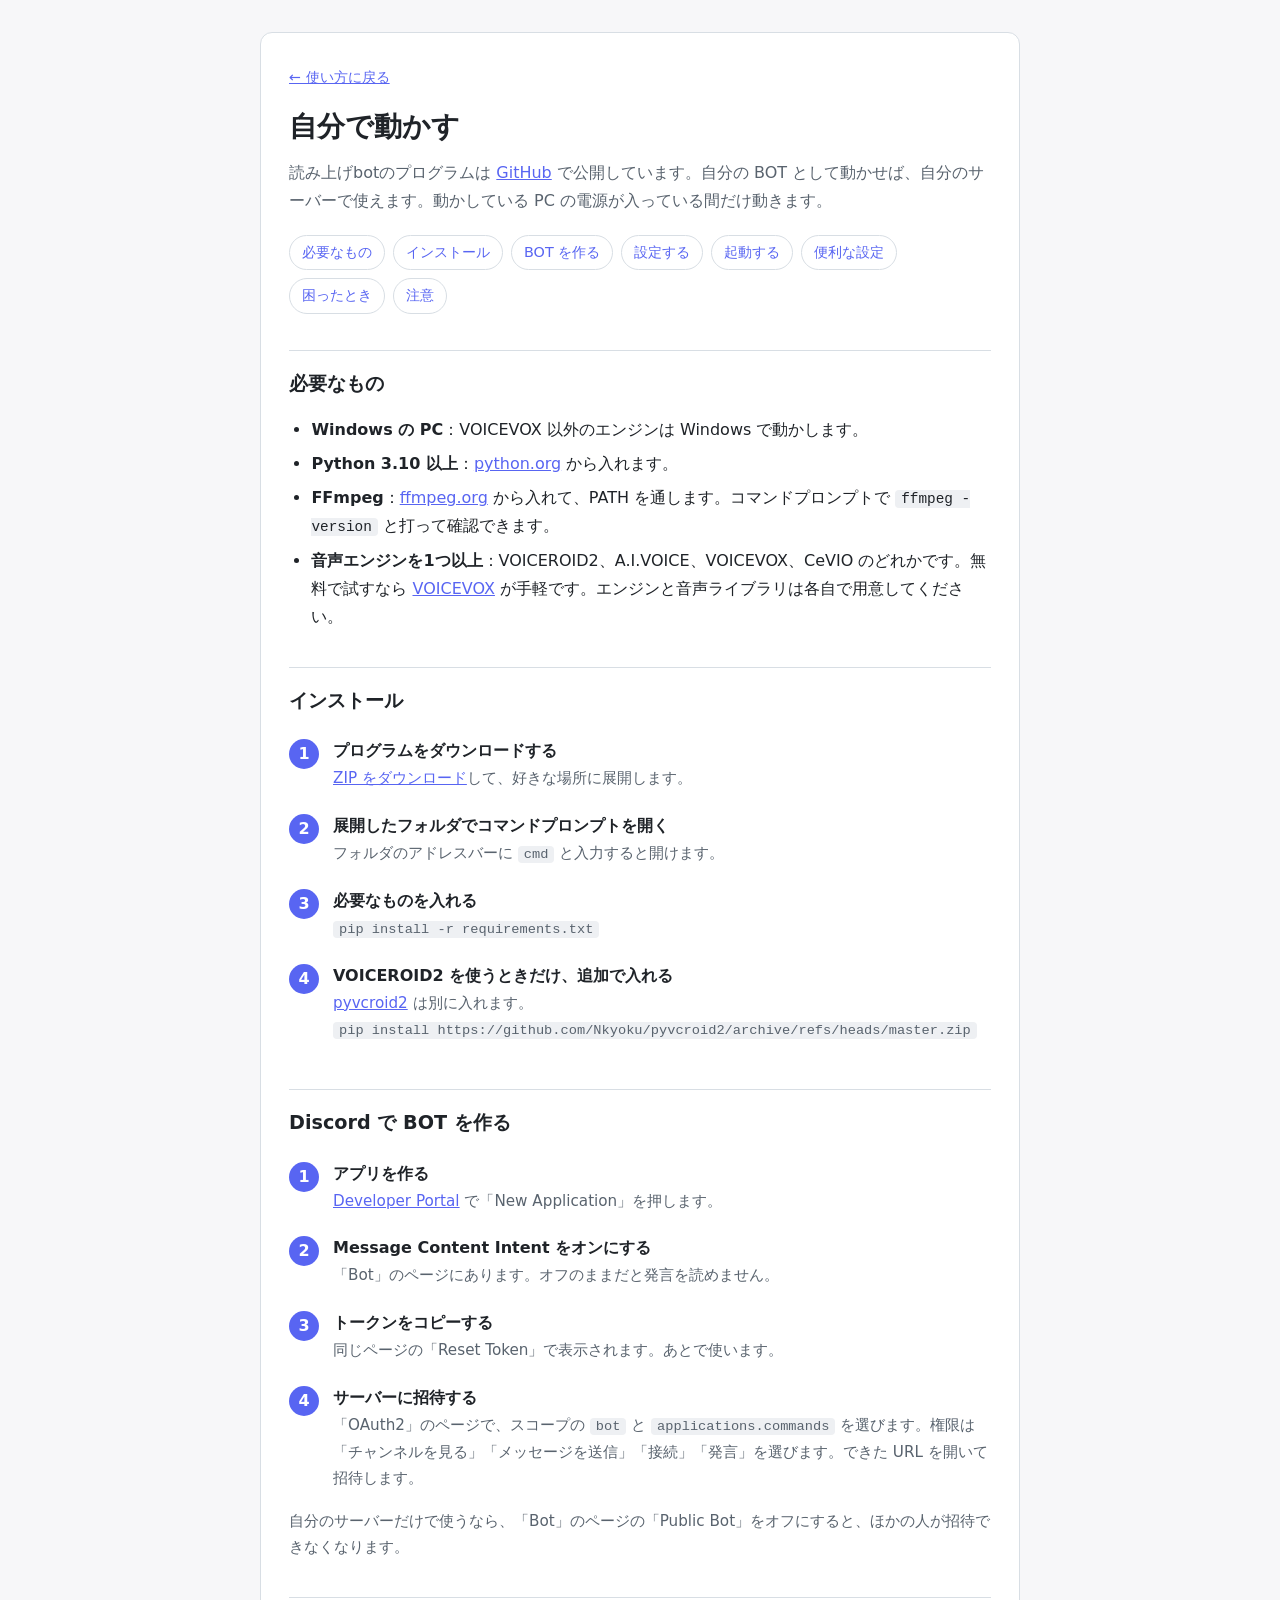
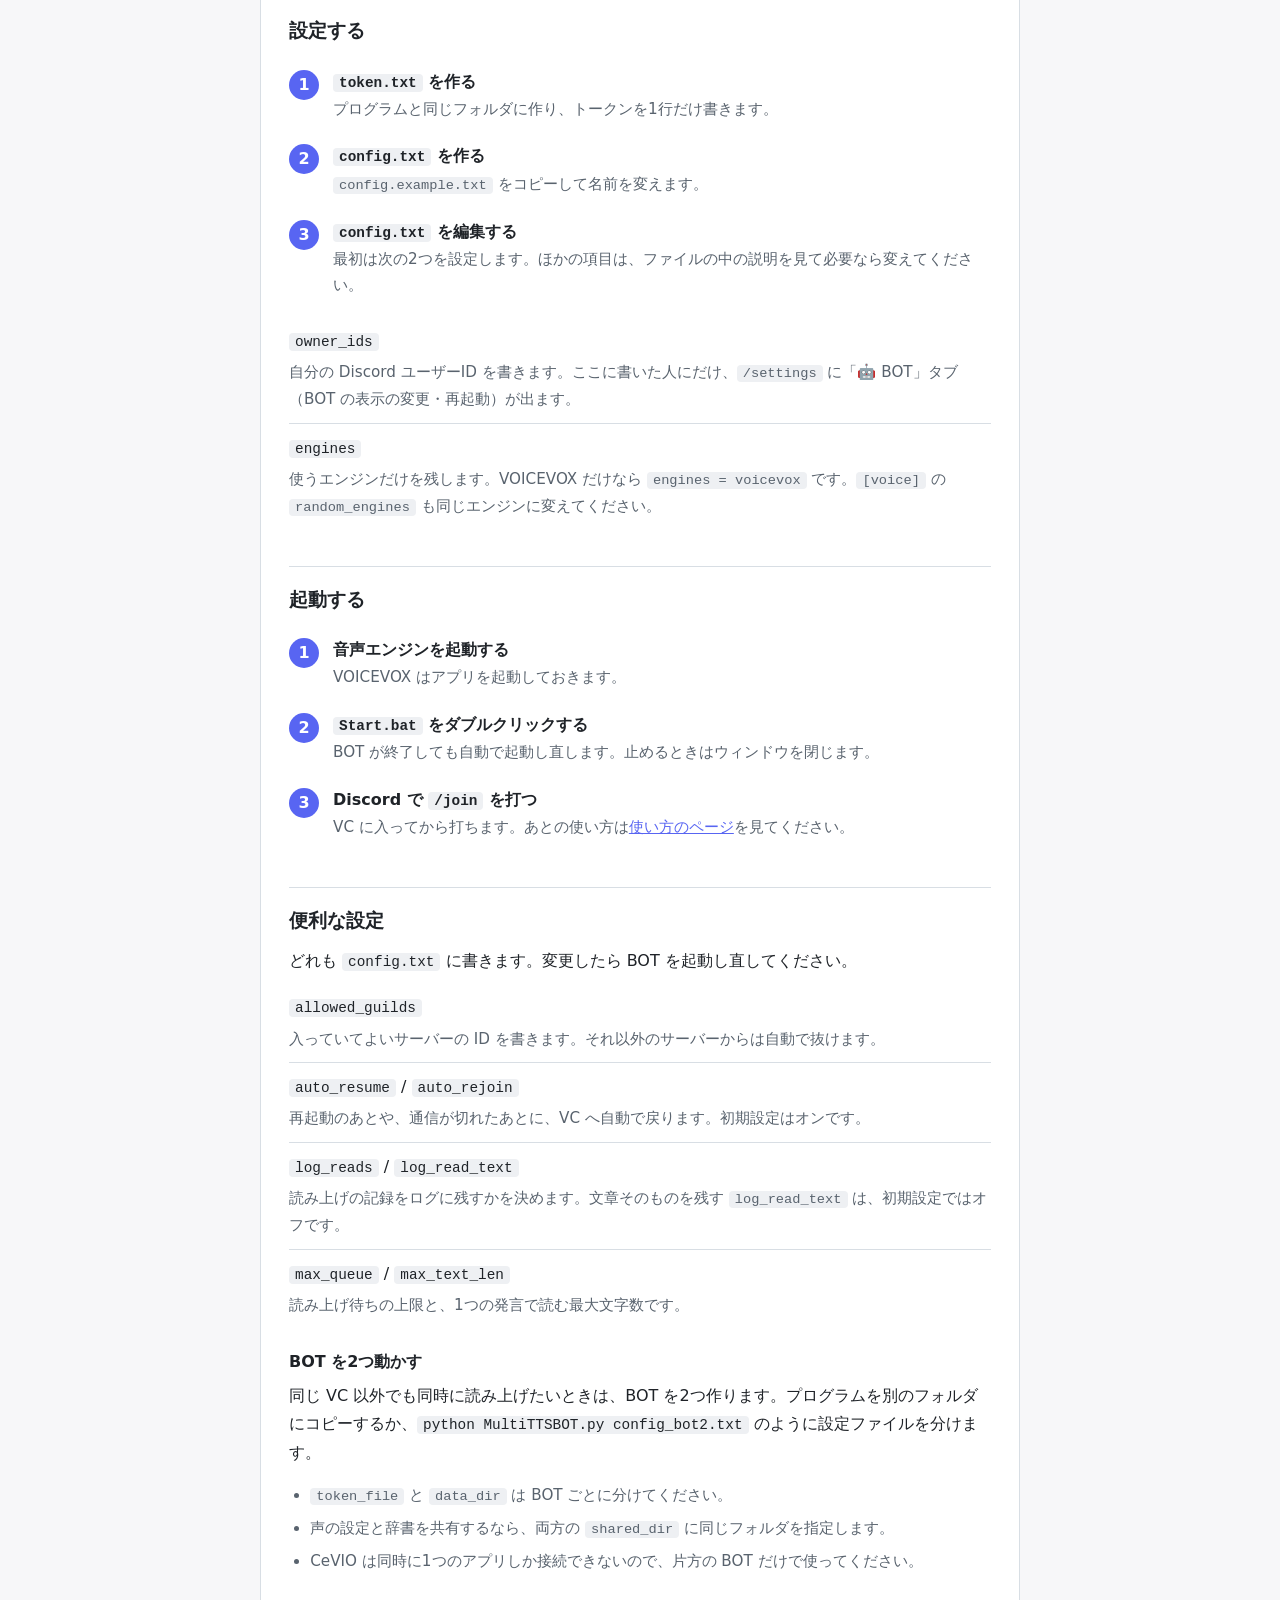
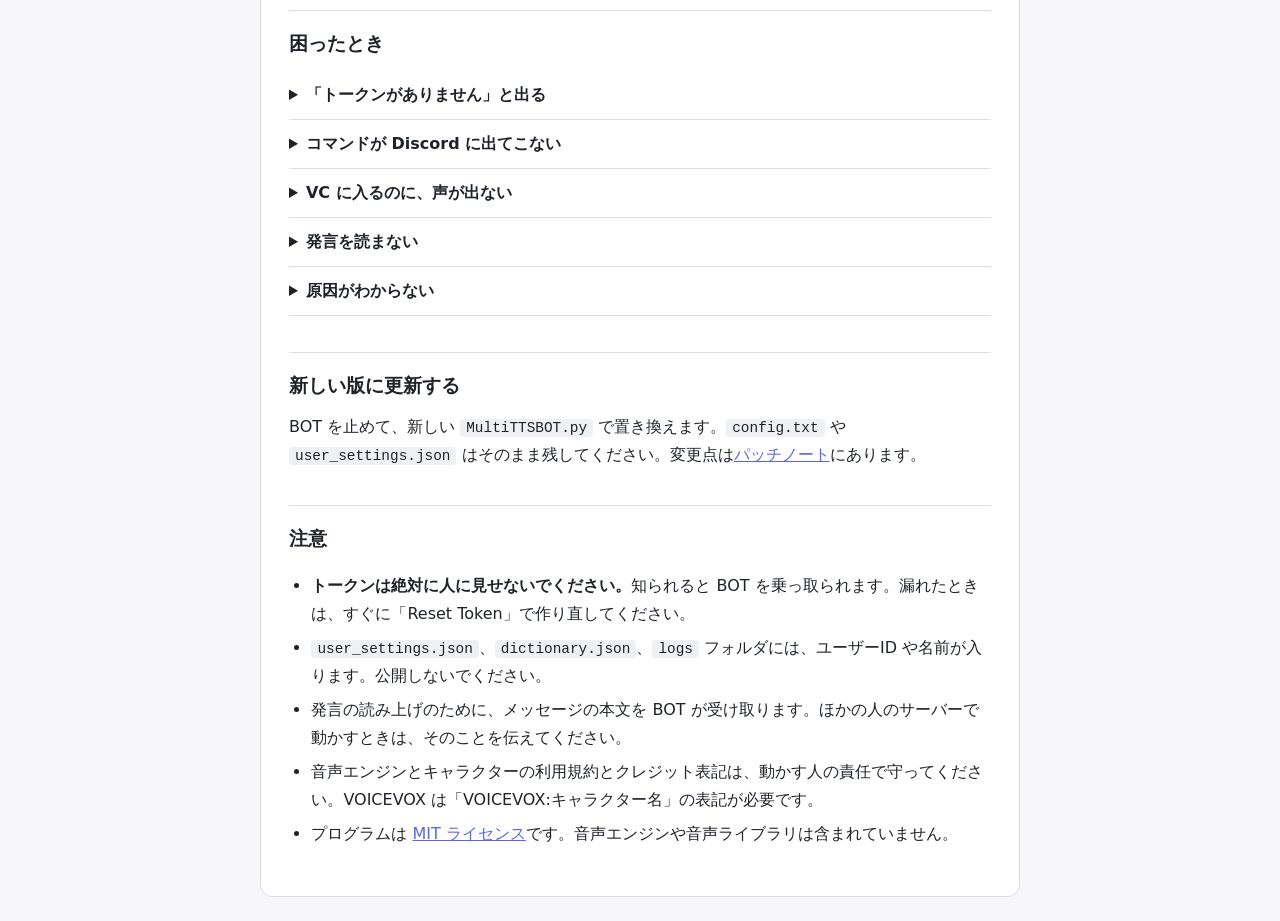
<file: tts/selfhost.html>
<!doctype html>
<html lang="ja">
<head>
<meta charset="utf-8">
<meta name="viewport" content="width=device-width, initial-scale=1">
<title>読み上げbot 自分で動かす</title>
<meta name="description" content="読み上げbotを自分のPCで動かす手順です。">
<link rel="stylesheet" href="style.css">
</head>
<body>
<main>
<header>
  <p class="crumb"><a href="./">← 使い方に戻る</a></p>
  <h1>自分で動かす</h1>
  <p class="lead">読み上げbotのプログラムは <a href="https://github.com/NeMqki/MultiTTSBOT">GitHub</a> で公開しています。自分の BOT として動かせば、自分のサーバーで使えます。動かしている PC の電源が入っている間だけ動きます。</p>
</header>

<nav class="toc" aria-label="目次">
  <a href="#need">必要なもの</a>
  <a href="#install">インストール</a>
  <a href="#discord">BOT を作る</a>
  <a href="#config">設定する</a>
  <a href="#run">起動する</a>
  <a href="#options">便利な設定</a>
  <a href="#trouble">困ったとき</a>
  <a href="#safety">注意</a>
</nav>

<section id="need">
  <h2>必要なもの</h2>
  <ul>
    <li><b>Windows の PC</b>：VOICEVOX 以外のエンジンは Windows で動かします。</li>
    <li><b>Python 3.10 以上</b>：<a href="https://www.python.org/downloads/">python.org</a> から入れます。</li>
    <li><b>FFmpeg</b>：<a href="https://ffmpeg.org/download.html">ffmpeg.org</a> から入れて、PATH を通します。コマンドプロンプトで <code>ffmpeg -version</code> と打って確認できます。</li>
    <li><b>音声エンジンを1つ以上</b>：VOICEROID2、A.I.VOICE、VOICEVOX、CeVIO のどれかです。無料で試すなら <a href="https://voicevox.hiroshiba.jp/">VOICEVOX</a> が手軽です。エンジンと音声ライブラリは各自で用意してください。</li>
  </ul>
</section>

<section id="install">
  <h2>インストール</h2>
  <ol class="steps">
    <li><b>プログラムをダウンロードする</b><span><a href="https://github.com/NeMqki/MultiTTSBOT/archive/refs/heads/main.zip">ZIP をダウンロード</a>して、好きな場所に展開します。</span></li>
    <li><b>展開したフォルダでコマンドプロンプトを開く</b><span>フォルダのアドレスバーに <code>cmd</code> と入力すると開けます。</span></li>
    <li><b>必要なものを入れる</b><span><code>pip install -r requirements.txt</code></span></li>
    <li><b>VOICEROID2 を使うときだけ、追加で入れる</b><span><a href="https://github.com/Nkyoku/pyvcroid2">pyvcroid2</a> は別に入れます。<br><code>pip install https://github.com/Nkyoku/pyvcroid2/archive/refs/heads/master.zip</code></span></li>
  </ol>
</section>

<section id="discord">
  <h2>Discord で BOT を作る</h2>
  <ol class="steps">
    <li><b>アプリを作る</b><span><a href="https://discord.com/developers/applications">Developer Portal</a> で「New Application」を押します。</span></li>
    <li><b>Message Content Intent をオンにする</b><span>「Bot」のページにあります。オフのままだと発言を読めません。</span></li>
    <li><b>トークンをコピーする</b><span>同じページの「Reset Token」で表示されます。あとで使います。</span></li>
    <li><b>サーバーに招待する</b><span>「OAuth2」のページで、スコープの <code>bot</code> と <code>applications.commands</code> を選びます。権限は「チャンネルを見る」「メッセージを送信」「接続」「発言」を選びます。できた URL を開いて招待します。</span></li>
  </ol>
  <p class="notes">自分のサーバーだけで使うなら、「Bot」のページの「Public Bot」をオフにすると、ほかの人が招待できなくなります。</p>
</section>

<section id="config">
  <h2>設定する</h2>
  <ol class="steps">
    <li><b><code>token.txt</code> を作る</b><span>プログラムと同じフォルダに作り、トークンを1行だけ書きます。</span></li>
    <li><b><code>config.txt</code> を作る</b><span><code>config.example.txt</code> をコピーして名前を変えます。</span></li>
    <li><b><code>config.txt</code> を編集する</b><span>最初は次の2つを設定します。ほかの項目は、ファイルの中の説明を見て必要なら変えてください。</span></li>
  </ol>
  <dl class="cmds">
    <div><dt><code>owner_ids</code></dt><dd>自分の Discord ユーザーID を書きます。ここに書いた人にだけ、<code>/settings</code> に「🤖 BOT」タブ（BOT の表示の変更・再起動）が出ます。</dd></div>
    <div><dt><code>engines</code></dt><dd>使うエンジンだけを残します。VOICEVOX だけなら <code>engines = voicevox</code> です。<code>[voice]</code> の <code>random_engines</code> も同じエンジンに変えてください。</dd></div>
  </dl>
</section>

<section id="run">
  <h2>起動する</h2>
  <ol class="steps">
    <li><b>音声エンジンを起動する</b><span>VOICEVOX はアプリを起動しておきます。</span></li>
    <li><b><code>Start.bat</code> をダブルクリックする</b><span>BOT が終了しても自動で起動し直します。止めるときはウィンドウを閉じます。</span></li>
    <li><b>Discord で <code>/join</code> を打つ</b><span>VC に入ってから打ちます。あとの使い方は<a href="./">使い方のページ</a>を見てください。</span></li>
  </ol>
</section>

<section id="options">
  <h2>便利な設定</h2>
  <p>どれも <code>config.txt</code> に書きます。変更したら BOT を起動し直してください。</p>
  <dl class="cmds">
    <div><dt><code>allowed_guilds</code></dt><dd>入っていてよいサーバーの ID を書きます。それ以外のサーバーからは自動で抜けます。</dd></div>
    <div><dt><code>auto_resume</code> / <code>auto_rejoin</code></dt><dd>再起動のあとや、通信が切れたあとに、VC へ自動で戻ります。初期設定はオンです。</dd></div>
    <div><dt><code>log_reads</code> / <code>log_read_text</code></dt><dd>読み上げの記録をログに残すかを決めます。文章そのものを残す <code>log_read_text</code> は、初期設定ではオフです。</dd></div>
    <div><dt><code>max_queue</code> / <code>max_text_len</code></dt><dd>読み上げ待ちの上限と、1つの発言で読む最大文字数です。</dd></div>
  </dl>
  <h3>BOT を2つ動かす</h3>
  <p>同じ VC 以外でも同時に読み上げたいときは、BOT を2つ作ります。プログラムを別のフォルダにコピーするか、<code>python MultiTTSBOT.py config_bot2.txt</code> のように設定ファイルを分けます。</p>
  <ul class="notes">
    <li><code>token_file</code> と <code>data_dir</code> は BOT ごとに分けてください。</li>
    <li>声の設定と辞書を共有するなら、両方の <code>shared_dir</code> に同じフォルダを指定します。</li>
    <li>CeVIO は同時に1つのアプリしか接続できないので、片方の BOT だけで使ってください。</li>
  </ul>
</section>

<section id="trouble">
  <h2>困ったとき</h2>
  <details>
    <summary>「トークンがありません」と出る</summary>
    <p><code>token.txt</code> がプログラムと同じフォルダにあるか確認してください。メモ帳の設定によって <code>token.txt.txt</code> になっていることがあります。</p>
  </details>
  <details>
    <summary>コマンドが Discord に出てこない</summary>
    <p>招待するときに <code>applications.commands</code> を選んだか確認してください。起動したあと、反映まで少し時間がかかることがあります。Discord を再読み込み（Ctrl + R）すると出ることもあります。</p>
  </details>
  <details>
    <summary>VC に入るのに、声が出ない</summary>
    <p>FFmpeg の PATH が通っているか、エンジンが起動しているかを確認してください。エンジンの状態は <code>/status</code> で見られます。</p>
  </details>
  <details>
    <summary>発言を読まない</summary>
    <p>Developer Portal で Message Content Intent がオンになっているか確認してください。発言する人が BOT と同じ VC にいることも必要です。</p>
  </details>
  <details>
    <summary>原因がわからない</summary>
    <p>BOT の画面と、<code>logs</code> フォルダの <code>bot.log</code> にエラーが残ります。<a href="mailto:info@nemqki.moe">お問い合わせ</a>するときは、トークンや名前が写っていないことを確認してから送ってください。</p>
  </details>
</section>

<section id="update">
  <h2>新しい版に更新する</h2>
  <p>BOT を止めて、新しい <code>MultiTTSBOT.py</code> で置き換えます。<code>config.txt</code> や <code>user_settings.json</code> はそのまま残してください。変更点は<a href="https://github.com/NeMqki/MultiTTSBOT/blob/main/patch_notes.md">パッチノート</a>にあります。</p>
</section>

<section id="safety">
  <h2>注意</h2>
  <ul>
    <li><b>トークンは絶対に人に見せないでください。</b>知られると BOT を乗っ取られます。漏れたときは、すぐに「Reset Token」で作り直してください。</li>
    <li><code>user_settings.json</code>、<code>dictionary.json</code>、<code>logs</code> フォルダには、ユーザーID や名前が入ります。公開しないでください。</li>
    <li>発言の読み上げのために、メッセージの本文を BOT が受け取ります。ほかの人のサーバーで動かすときは、そのことを伝えてください。</li>
    <li>音声エンジンとキャラクターの利用規約とクレジット表記は、動かす人の責任で守ってください。VOICEVOX は「VOICEVOX:キャラクター名」の表記が必要です。</li>
    <li>プログラムは <a href="https://github.com/NeMqki/MultiTTSBOT/blob/main/LICENSE">MIT ライセンス</a>です。音声エンジンや音声ライブラリは含まれていません。</li>
  </ul>
</section>
</main>
</body>
</html>
</file>
<file: style.css>
:root {
  --bg: #f7f7f9;
  --card: #ffffff;
  --text: #1f2328;
  --sub: #59636e;
  --line: #d8dee4;
  --accent: #5865f2;
}
@media (prefers-color-scheme: dark) {
  :root {
    --bg: #1e1f22;
    --card: #2b2d31;
    --text: #f2f3f5;
    --sub: #b5bac1;
    --line: #3f4147;
    --accent: #8891f2;
  }
}
* { box-sizing: border-box; }
body {
  margin: 0;
  background: var(--bg);
  color: var(--text);
  font-family: system-ui, -apple-system, "Segoe UI", "Hiragino Sans", "Yu Gothic UI", Meiryo, sans-serif;
  line-height: 1.75;
}
main {
  max-width: 760px;
  margin: 32px auto;
  padding: 32px 28px;
  background: var(--card);
  border: 1px solid var(--line);
  border-radius: 12px;
}
@media (max-width: 800px) {
  main { margin: 0; border-radius: 0; border-left: 0; border-right: 0; padding: 24px 16px; }
}
h1 { font-size: 1.6rem; margin: 0 0 4px; }
h2 { font-size: 1.15rem; margin: 28px 0 8px; padding-top: 8px; border-top: 1px solid var(--line); }
h3 { font-size: 1rem; margin: 16px 0 4px; }
p, li { margin: 6px 0; }
ul, ol { padding-left: 1.4em; }
a { color: var(--accent); }
.sub { color: var(--sub); font-size: 0.9rem; }
nav.lang { display: flex; gap: 12px; margin: 0 0 20px; font-size: 0.95rem; }
nav.lang a { text-decoration: none; padding: 2px 10px; border: 1px solid var(--line); border-radius: 999px; }
section + section { margin-top: 48px; padding-top: 8px; border-top: 3px double var(--line); }
footer { margin-top: 32px; color: var(--sub); font-size: 0.85rem; }
.invite { margin: 16px 0 0; }
.invite a { display: inline-block; padding: 8px 20px; background: var(--accent); color: var(--card); border-radius: 999px; font-weight: 600; text-decoration: none; }
.invite a:hover { opacity: 0.85; }
.other-bot { margin: 20px 0 0; padding: 14px 16px; border: 1px solid var(--line); border-radius: 8px; }
.other-bot p { margin: 0; }
.other-bot-links { display: flex; flex-wrap: wrap; gap: 8px; margin-top: 10px !important; }
.other-bot-links a { padding: 6px 14px; border: 1px solid var(--accent); border-radius: 999px; font-size: 0.95rem; text-decoration: none; }
.other-bot-links a:hover { background: var(--accent); color: var(--card); }
</file>
<file: tts/style.css>
:root {
  --bg: #f7f7f9;
  --card: #ffffff;
  --text: #1f2328;
  --sub: #59636e;
  --line: #d8dee4;
  --accent: #5865f2;
  --code: #eef0f3;
}
@media (prefers-color-scheme: dark) {
  :root {
    --bg: #1e1f22;
    --card: #2b2d31;
    --text: #f2f3f5;
    --sub: #b5bac1;
    --line: #3f4147;
    --accent: #8891f2;
    --code: #1e1f22;
  }
}
* { box-sizing: border-box; }
html { scroll-behavior: smooth; }
@media (prefers-reduced-motion: reduce) { html { scroll-behavior: auto; } }
body {
  margin: 0;
  background: var(--bg);
  color: var(--text);
  font-family: system-ui, -apple-system, "Segoe UI", "Hiragino Sans", "Yu Gothic UI", Meiryo, sans-serif;
  line-height: 1.75;
}
main {
  max-width: 760px;
  margin: 32px auto;
  padding: 32px 28px;
  background: var(--card);
  border: 1px solid var(--line);
  border-radius: 12px;
}
@media (max-width: 800px) {
  main { margin: 0; border-radius: 0; border-left: 0; border-right: 0; padding: 24px 16px; }
}
h1 { font-size: 1.75rem; margin: 0 0 4px; }
h2 { font-size: 1.2rem; margin: 36px 0 10px; padding-top: 16px; border-top: 1px solid var(--line); scroll-margin-top: 12px; }
h3 { font-size: 1rem; margin: 20px 0 6px; }
p, li { margin: 6px 0; }
ul { padding-left: 1.4em; }
a { color: var(--accent); }
code {
  padding: 1px 6px;
  border-radius: 4px;
  background: var(--code);
  font-family: ui-monospace, Consolas, "Cascadia Mono", monospace;
  font-size: 0.9em;
  overflow-wrap: anywhere;
}
.lead { margin: 8px 0 0; color: var(--sub); }

.toc { display: flex; flex-wrap: wrap; gap: 8px; margin: 20px 0 0; }
.toc a {
  padding: 4px 12px;
  border: 1px solid var(--line);
  border-radius: 999px;
  font-size: 0.9rem;
  text-decoration: none;
}
.toc a:hover { border-color: var(--accent); }

.steps { margin: 0; padding: 0; list-style: none; counter-reset: step; }
.steps li {
  position: relative;
  margin: 0;
  padding: 10px 0 10px 44px;
  counter-increment: step;
}
.steps li::before {
  content: counter(step);
  position: absolute;
  left: 0;
  top: 12px;
  width: 30px;
  height: 30px;
  border-radius: 50%;
  background: var(--accent);
  color: #fff;
  font-weight: 700;
  line-height: 30px;
  text-align: center;
}
@media (prefers-color-scheme: dark) { .steps li::before { color: #1e1f22; } }
.steps b, .steps span { display: block; }
.steps span { color: var(--sub); font-size: 0.95rem; }

.cmds { margin: 8px 0; }
.cmds div { padding: 10px 0; border-bottom: 1px solid var(--line); }
.cmds div:last-child { border-bottom: 0; }
.cmds dd { margin: 4px 0 0; color: var(--sub); font-size: 0.95rem; }

.tag {
  margin-left: 4px;
  padding: 1px 8px;
  border: 1px solid var(--line);
  border-radius: 999px;
  color: var(--sub);
  font-size: 0.75rem;
  font-weight: 400;
  white-space: nowrap;
}
.notes { color: var(--sub); font-size: 0.95rem; }

table { width: 100%; margin: 10px 0; border-collapse: collapse; font-size: 0.95rem; }
th, td { padding: 8px 10px 8px 0; border-bottom: 1px solid var(--line); text-align: left; vertical-align: top; }
th { color: var(--sub); font-weight: 600; }
td:first-child { width: 55%; }

details { border-bottom: 1px solid var(--line); }
summary { padding: 10px 0; cursor: pointer; font-weight: 600; }
details > :not(summary):last-child { margin-bottom: 12px; }

.crumb { margin: 0 0 12px; font-size: 0.9rem; }
.selfhost-link {
  margin: 20px 0 0;
  padding: 12px 16px;
  border: 1px solid var(--line);
  border-radius: 8px;
  font-size: 0.95rem;
}
</file>
